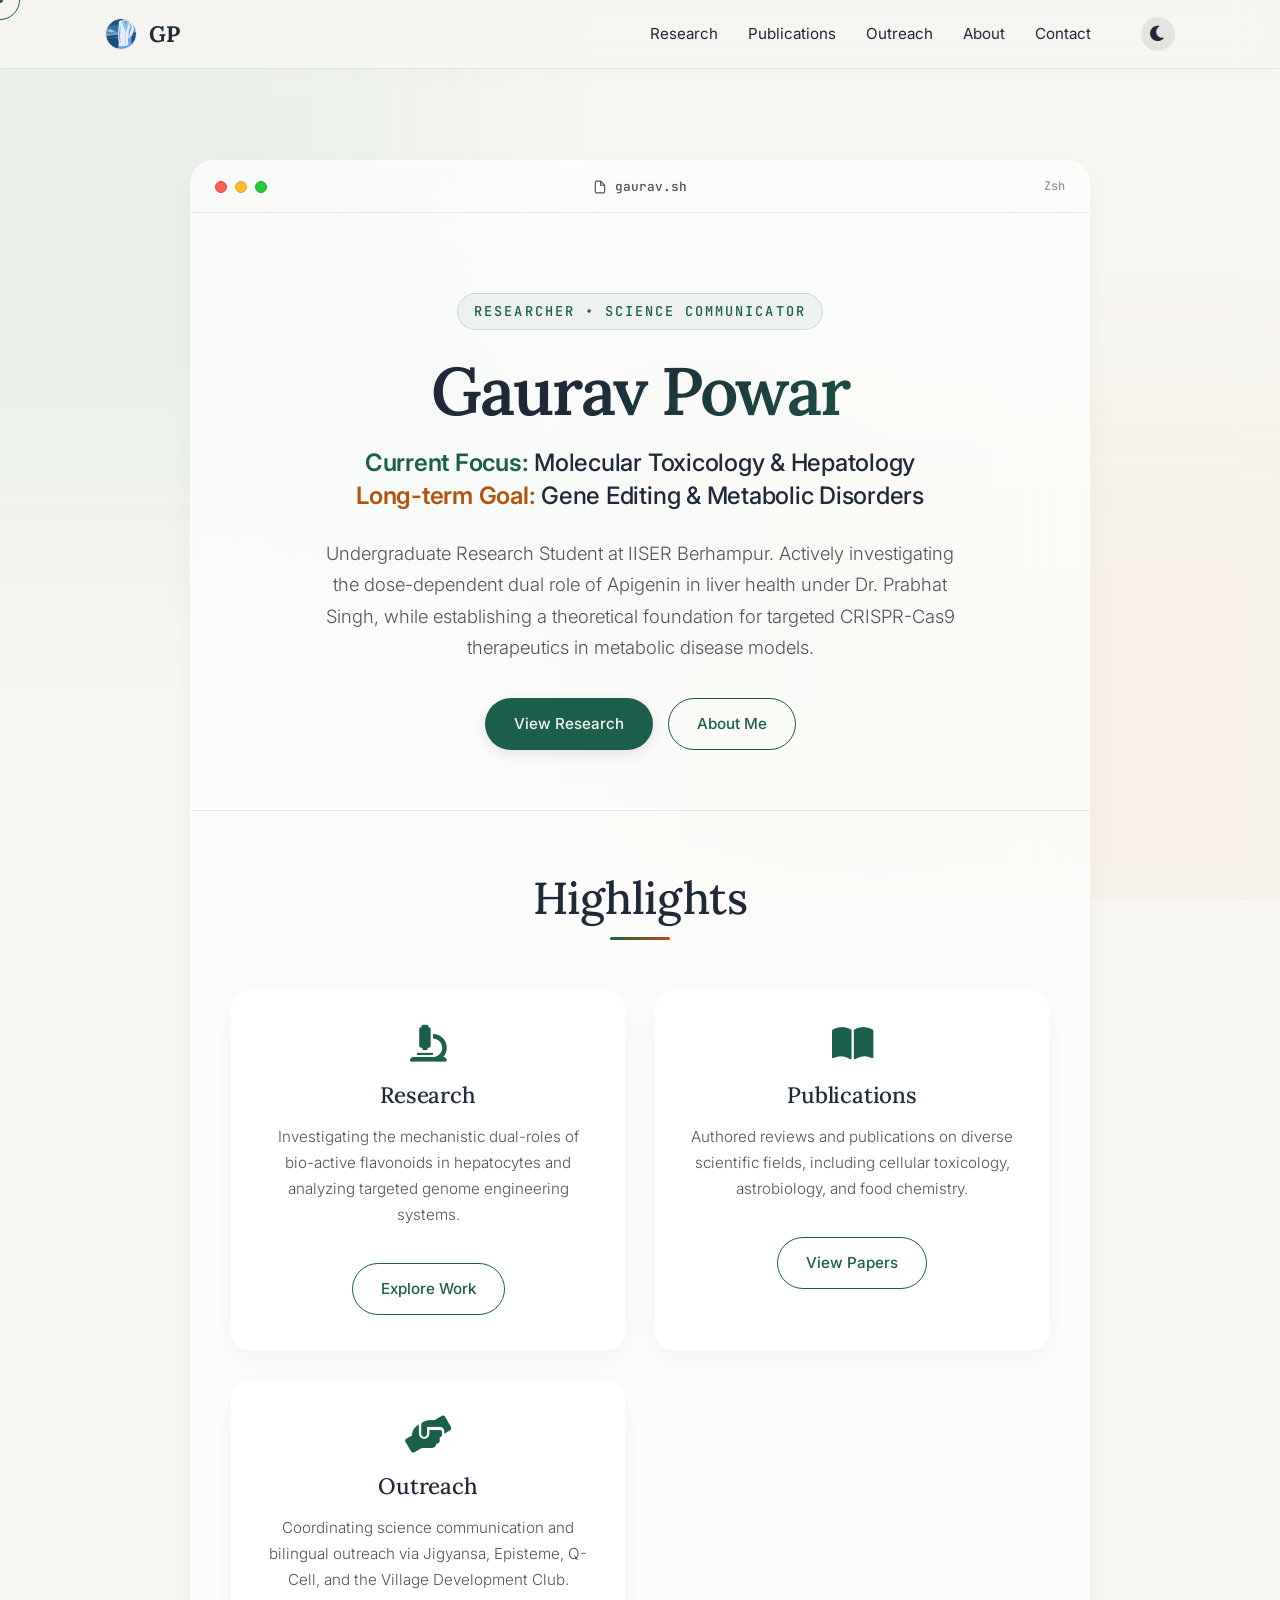
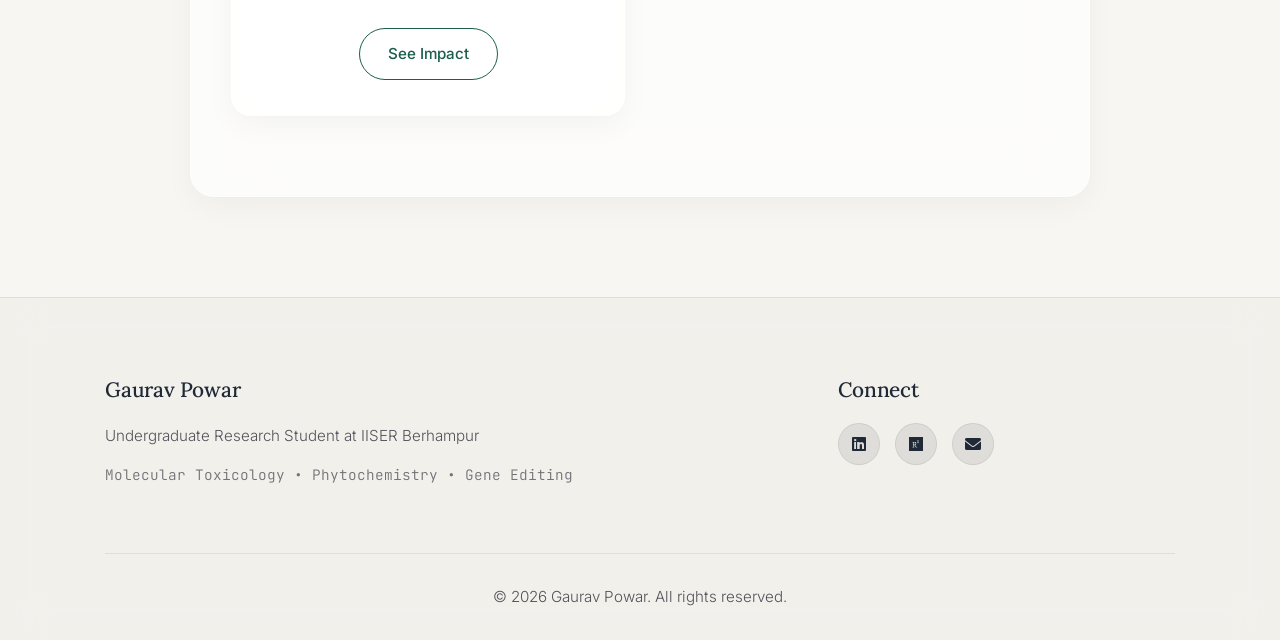
<file: index.html>
<!DOCTYPE html>
<html lang="en">
<head>
    <meta charset="UTF-8">
    <meta name="viewport" content="width=device-width, initial-scale=1.0">
    <title>Gaurav Powar | Research Portfolio</title>
    <link rel="stylesheet" href="css/style.css">
    <link rel="stylesheet" href="https://cdnjs.cloudflare.com/ajax/libs/font-awesome/6.0.0/css/all.min.css">
</head>
<body>
    <!-- Background Mesh Gradient -->
    <div class="bg-mesh">
        <div class="blob"></div>
    </div>

    <div id="navbar-placeholder"></div>

    <section style="padding: 120px 0 60px;">
        <div class="container">
            <div class="glass-window">
                <!-- Toolbar -->
                <div class="toolbar">
                    <div class="window-controls">
                        <div class="control-dot dot-close" onclick="window.location.href='index.html'"></div>
                        <div class="control-dot dot-min"></div>
                        <div class="control-dot dot-max"></div>
                    </div>
                    <div class="toolbar-center">
                        <svg width="14" height="14" viewBox="0 0 24 24" fill="none" stroke="currentColor" stroke-width="2"><path d="M13 2H6a2 2 0 0 0-2 2v16a2 2 0 0 0 2 2h12a2 2 0 0 0 2-2V9z"></path><polyline points="13 2 13 9 20 9"></polyline></svg>
                        gaurav.sh
                    </div>
                    <div class="toolbar-right">
                        <span style="font-family: var(--font-mono); font-size: 0.75rem; opacity: 0.6;">Zsh</span>
                    </div>
                </div>

                <!-- Window Content -->
                <div class="window-content" style="padding: 0;">
                    <!-- Hero Section -->
                    <header class="hero" style="height: auto; min-height: auto; padding: 80px 40px 60px; background: none; border-bottom: 1px solid var(--border-color);">
                        <div class="hero-content">
                            <span class="hero-tag">Researcher &bull; Science Communicator</span>
                            <h1>Gaurav Powar</h1>
                            <h2 style="font-size: 1.5rem; margin-bottom: 25px; font-weight: 500; font-family: var(--font-sans); color: var(--text-color); line-height: 1.4;">
                                <span style="color: var(--primary-color); font-weight: 600;">Current Focus:</span> Molecular Toxicology &amp; Hepatology<br>
                                <span style="color: var(--accent-color); font-weight: 600;">Long-term Goal:</span> Gene Editing &amp; Metabolic Disorders
                            </h2>
                            <p>Undergraduate Research Student at IISER Berhampur. Actively investigating the dose-dependent dual role of Apigenin in liver health under Dr. Prabhat Singh, while establishing a theoretical foundation for targeted CRISPR-Cas9 therapeutics in metabolic disease models.</p>
                            <div class="hero-buttons">
                                <a href="research.html" class="btn primary-btn">View Research</a>
                                <a href="about.html" class="btn secondary-btn">About Me</a>
                            </div>
                        </div>
                    </header>

                    <!-- Highlights Section -->
                    <section class="highlights" style="padding: 60px 40px 80px;">
                        <h2 class="page-title">Highlights</h2>
                        <div class="cards" style="margin-top: 20px;">
                            <div class="card glass-card">
                                <i class="fas fa-microscope"></i>
                                <h3>Research</h3>
                                <p>Investigating the mechanistic dual-roles of bio-active flavonoids in hepatocytes and analyzing targeted genome engineering systems.</p>
                                <a href="research.html" class="btn secondary-btn" style="margin-top:15px">Explore Work</a>
                            </div>
                            <div class="card glass-card">
                                <i class="fas fa-book-open"></i>
                                <h3>Publications</h3>
                                <p>Authored reviews and publications on diverse scientific fields, including cellular toxicology, astrobiology, and food chemistry.</p>
                                <a href="publications.html" class="btn secondary-btn" style="margin-top:15px">View Papers</a>
                            </div>
                            <div class="card glass-card">
                                <i class="fas fa-hands-helping"></i>
                                <h3>Outreach</h3>
                                <p>Coordinating science communication and bilingual outreach via Jigyansa, Episteme, Q-Cell, and the Village Development Club.</p>
                                <a href="outreach.html" class="btn secondary-btn" style="margin-top:15px">See Impact</a>
                            </div>
                        </div>
                    </section>
                </div>
            </div>
        </div>
    </section>

    <div id="footer-placeholder"></div>
    <script src="js/script.js"></script>
</body>
</html>
</file>
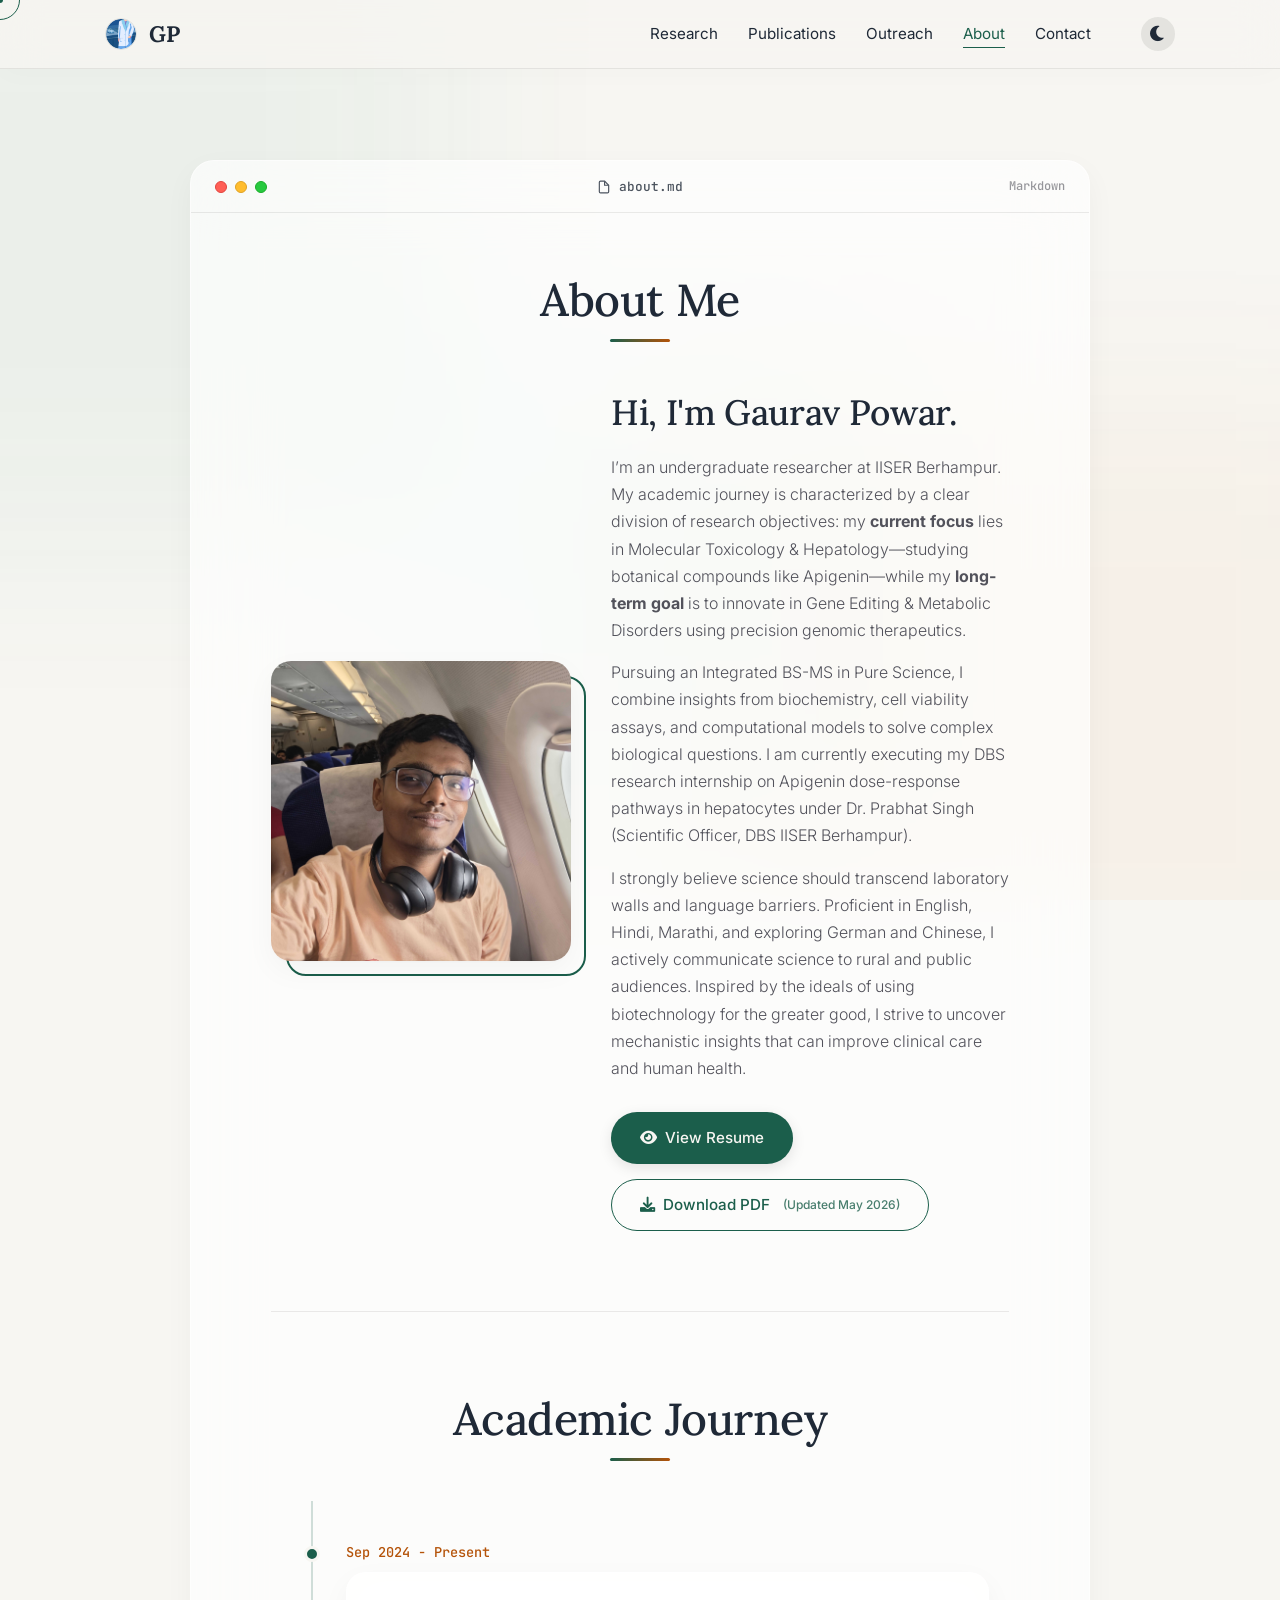
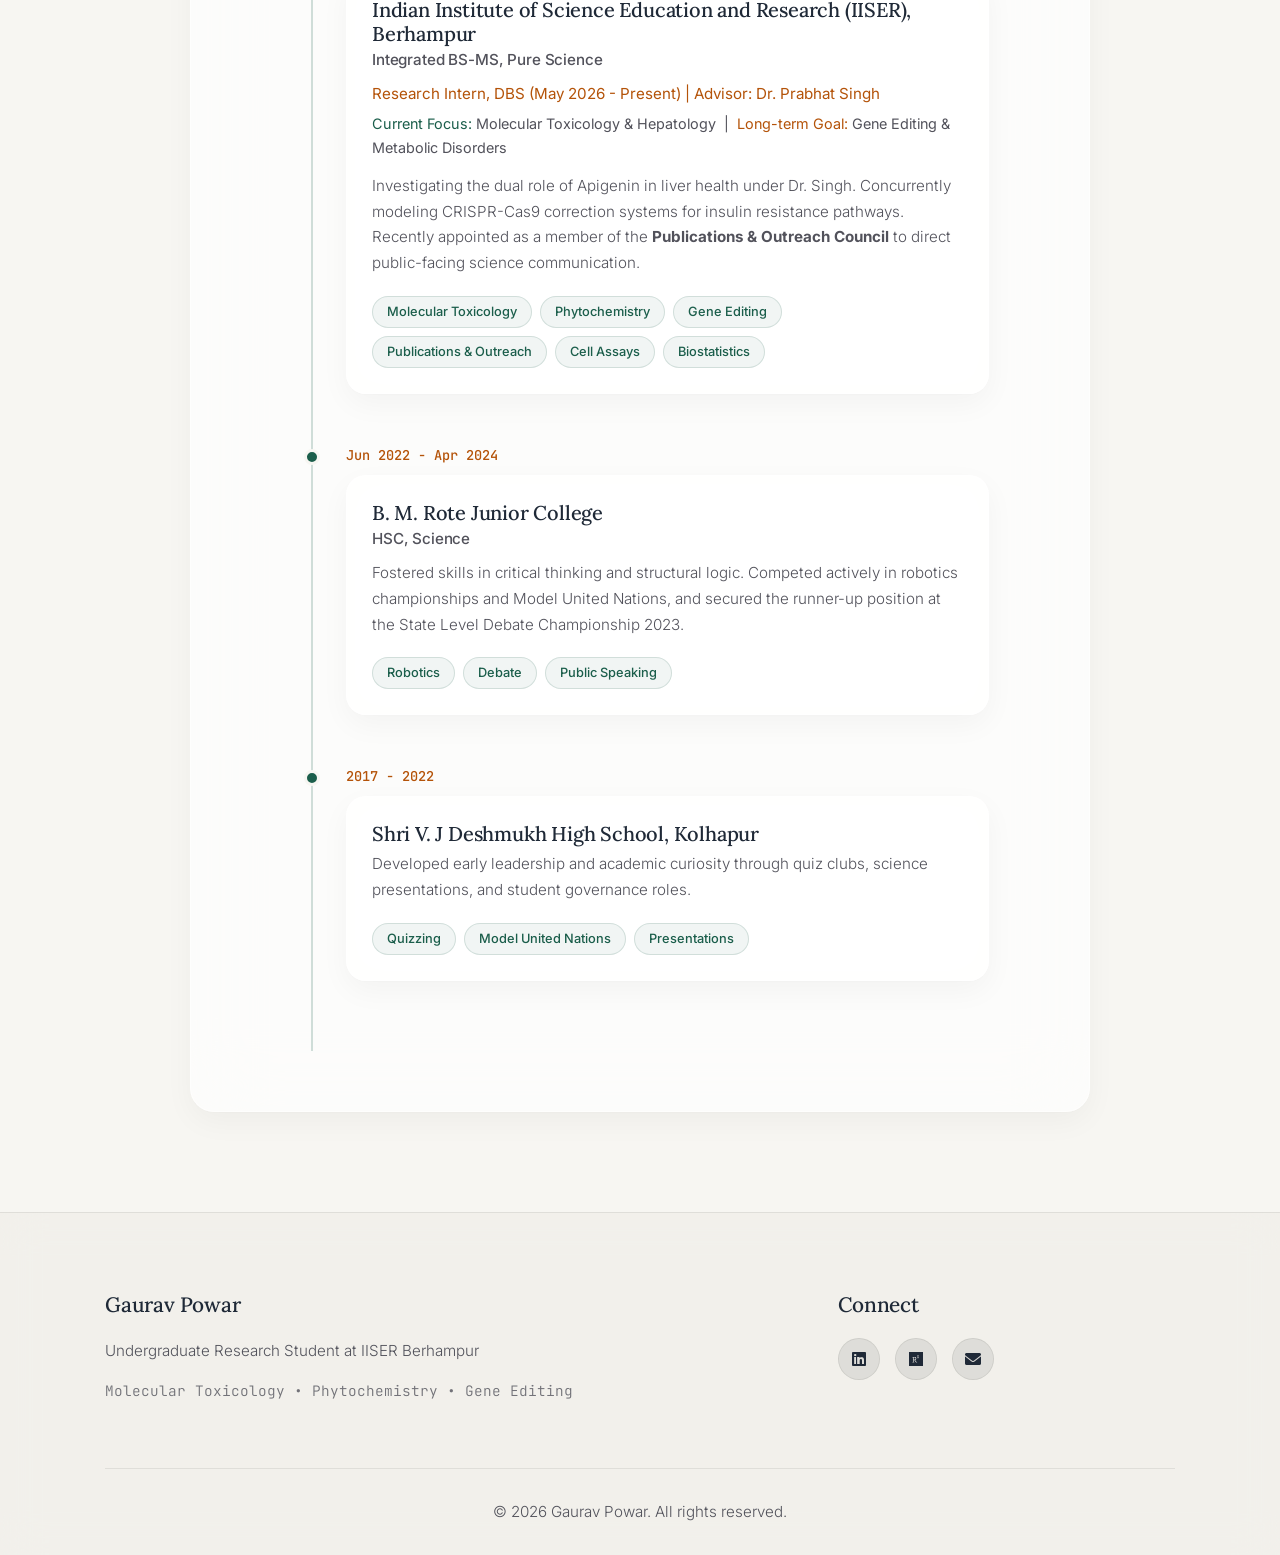
<file: about.html>
<!DOCTYPE html>
<html lang="en">
<head>
    <meta charset="UTF-8">
    <meta name="viewport" content="width=device-width, initial-scale=1.0">
    <title>About | Gaurav Powar</title>
    <link rel="stylesheet" href="css/style.css">
    <link rel="icon" href="img/favicon.png" type="image/png">
    <link rel="stylesheet" href="https://cdnjs.cloudflare.com/ajax/libs/font-awesome/6.0.0/css/all.min.css">
</head>
<body>
    <!-- Background Mesh Gradient -->
    <div class="bg-mesh">
        <div class="blob"></div>
    </div>

    <div id="navbar-placeholder"></div>

    <section style="padding: 120px 0 60px;">
        <div class="container">
            <div class="glass-window">
                <!-- Toolbar -->
                <div class="toolbar">
                    <div class="window-controls">
                        <div class="control-dot dot-close" onclick="window.location.href='index.html'"></div>
                        <div class="control-dot dot-min"></div>
                        <div class="control-dot dot-max"></div>
                    </div>
                    <div class="toolbar-center">
                        <svg width="14" height="14" viewBox="0 0 24 24" fill="none" stroke="currentColor" stroke-width="2"><path d="M13 2H6a2 2 0 0 0-2 2v16a2 2 0 0 0 2 2h12a2 2 0 0 0 2-2V9z"></path><polyline points="13 2 13 9 20 9"></polyline></svg>
                        about.md
                    </div>
                    <div class="toolbar-right">
                        <span style="font-family: var(--font-mono); font-size: 0.75rem; opacity: 0.6;">Markdown</span>
                    </div>
                </div>

                <!-- Window Content -->
                <div class="window-content">
                    <h1 class="page-title">About Me</h1>
                    
                    <div class="about-content" style="grid-template-columns: 1fr; gap: 40px; margin-bottom: 50px;">
                        <div style="display: flex; gap: 40px; align-items: center; flex-wrap: wrap;">
                            <div class="about-image" style="flex: 0 0 300px; max-width: 100%; margin: 0 auto;">
                                <img src="img/profile.jpg" alt="Gaurav Powar">
                            </div>
                            <div class="about-text" style="flex: 1; min-width: 300px;">
                                <h2>Hi, I'm Gaurav Powar.</h2>
                                <p>I’m an undergraduate researcher at IISER Berhampur. My academic journey is characterized by a clear division of research objectives: my <strong>current focus</strong> lies in Molecular Toxicology &amp; Hepatology—studying botanical compounds like Apigenin—while my <strong>long-term goal</strong> is to innovate in Gene Editing &amp; Metabolic Disorders using precision genomic therapeutics.</p>
                                
                                <p>Pursuing an Integrated BS-MS in Pure Science, I combine insights from biochemistry, cell viability assays, and computational models to solve complex biological questions. I am currently executing my DBS research internship on Apigenin dose-response pathways in hepatocytes under Dr. Prabhat Singh (Scientific Officer, DBS IISER Berhampur).</p>

                                <p>I strongly believe science should transcend laboratory walls and language barriers. Proficient in English, Hindi, Marathi, and exploring German and Chinese, I actively communicate science to rural and public audiences. Inspired by the ideals of using biotechnology for the greater good, I strive to uncover mechanistic insights that can improve clinical care and human health.</p>

                                <div class="download-resume" style="display: flex; gap: 15px; flex-wrap: wrap;">
                                    <a href="docs/CV.pdf" class="btn primary-btn"><i class="fas fa-eye"></i> View Resume</a>
                                    <a href="docs/CV.pdf" class="btn secondary-btn" download><i class="fas fa-download"></i> Download PDF <span style="font-size: 0.75rem; opacity: 0.8; margin-left: 5px;">(Updated May 2026)</span></a>
                                </div>
                            </div>
                        </div>
                    </div>

                    <div class="section-divider"></div>

                    <div class="timeline-container">
                        <h2 class="page-title" style="margin-bottom: 40px; border-bottom: none;">Academic Journey</h2>
                        <div class="timeline">
                            <div class="timeline-item">
                                <div class="timeline-dot"></div>
                                <div class="timeline-date">Sep 2024 - Present</div>
                                <div class="timeline-content glass-card">
                                    <h3>Indian Institute of Science Education and Research (IISER), Berhampur</h3>
                                    <h4>Integrated BS-MS, Pure Science</h4>
                                    <p style="font-weight: 400; color: var(--accent-color); margin-bottom: 5px;">Research Intern, DBS (May 2026 - Present) | Advisor: Dr. Prabhat Singh</p>
                                    <p style="font-size: 0.9rem; margin-bottom: 12px; font-weight: 400; color: var(--text-light);">
                                        <span style="color: var(--primary-color);">Current Focus:</span> Molecular Toxicology &amp; Hepatology &nbsp;|&nbsp; 
                                        <span style="color: var(--accent-color);">Long-term Goal:</span> Gene Editing &amp; Metabolic Disorders
                                    </p>
                                    <p>Investigating the dual role of Apigenin in liver health under Dr. Singh. Concurrently modeling CRISPR-Cas9 correction systems for insulin resistance pathways. Recently appointed as a member of the <strong>Publications &amp; Outreach Council</strong> to direct public-facing science communication.</p>
                                    <div class="skills-tags">
                                        <span>Molecular Toxicology</span>
                                        <span>Phytochemistry</span>
                                        <span>Gene Editing</span>
                                        <span>Publications &amp; Outreach</span>
                                        <span>Cell Assays</span>
                                        <span>Biostatistics</span>
                                    </div>
                                </div>
                            </div>
                            
                            <div class="timeline-item">
                                <div class="timeline-dot"></div>
                                <div class="timeline-date">Jun 2022 - Apr 2024</div>
                                <div class="timeline-content glass-card">
                                    <h3>B. M. Rote Junior College</h3>
                                    <h4>HSC, Science</h4>
                                    <p>Fostered skills in critical thinking and structural logic. Competed actively in robotics championships and Model United Nations, and secured the runner-up position at the State Level Debate Championship 2023.</p>
                                    <div class="skills-tags">
                                        <span>Robotics</span>
                                        <span>Debate</span>
                                        <span>Public Speaking</span>
                                    </div>
                                </div>
                            </div>
                            
                            <div class="timeline-item">
                                <div class="timeline-dot"></div>
                                <div class="timeline-date">2017 - 2022</div>
                                <div class="timeline-content glass-card">
                                    <h3>Shri V. J Deshmukh High School, Kolhapur</h3>
                                    <p>Developed early leadership and academic curiosity through quiz clubs, science presentations, and student governance roles.</p>
                                    <div class="skills-tags">
                                        <span>Quizzing</span>
                                        <span>Model United Nations</span>
                                        <span>Presentations</span>
                                    </div>
                                </div>
                            </div>
                        </div>
                    </div>
                </div>
            </div>
        </div>
    </section>

    <div id="footer-placeholder"></div>
    <script src="js/script.js"></script>
</body>
</html>
</file>
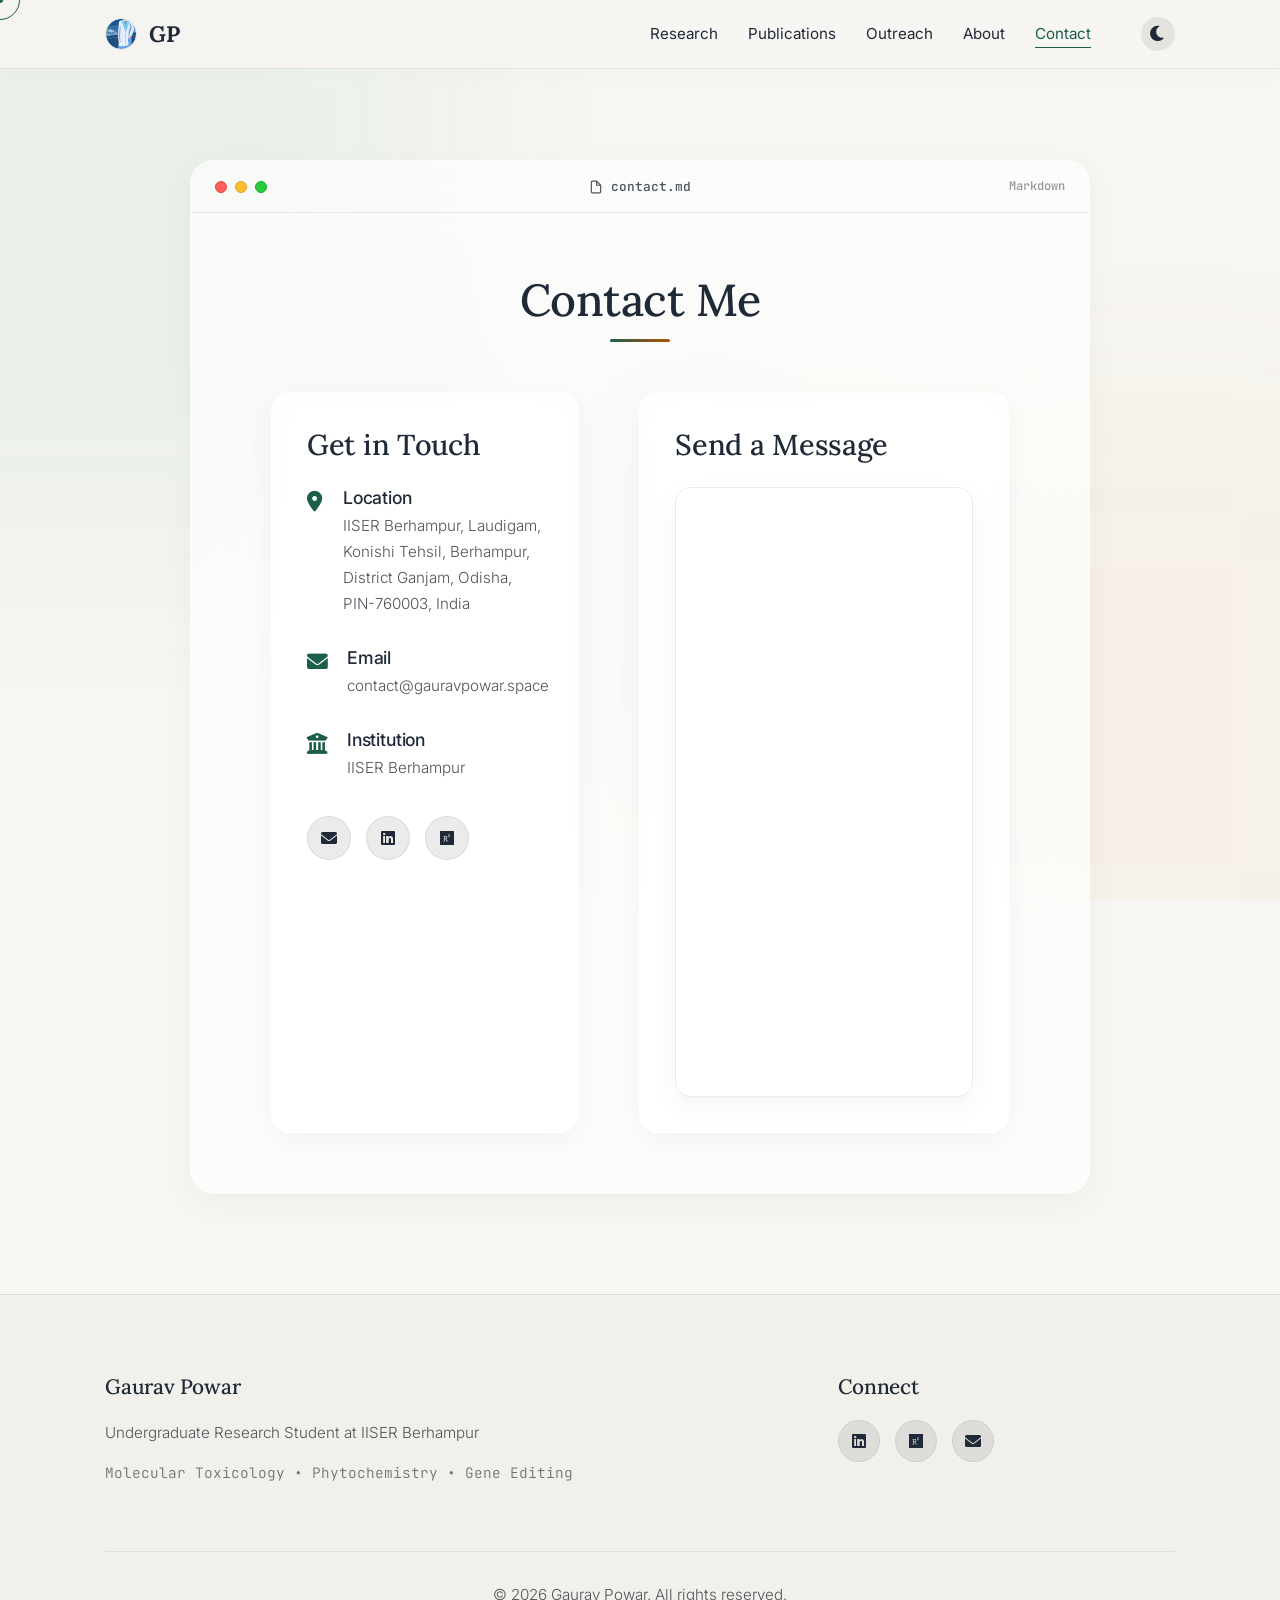
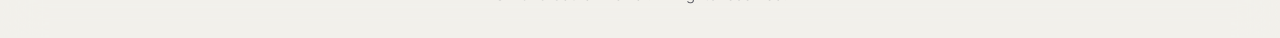
<file: contact.html>
<!DOCTYPE html>
<html lang="en">
<head>
    <meta charset="UTF-8">
    <meta name="viewport" content="width=device-width, initial-scale=1.0">
    <title>Contact | Gaurav Powar</title>
    <link rel="stylesheet" href="css/style.css">
    <link rel="icon" href="img/favicon.png" type="image/png">
    <link rel="stylesheet" href="https://cdnjs.cloudflare.com/ajax/libs/font-awesome/6.0.0/css/all.min.css">
</head>
<body>
    <!-- Background Mesh Gradient -->
    <div class="bg-mesh">
        <div class="blob"></div>
    </div>

    <div id="navbar-placeholder"></div>

    <section style="padding: 120px 0 60px;">
        <div class="container">
            <div class="glass-window">
                <!-- Toolbar -->
                <div class="toolbar">
                    <div class="window-controls">
                        <div class="control-dot dot-close" onclick="window.location.href='index.html'"></div>
                        <div class="control-dot dot-min"></div>
                        <div class="control-dot dot-max"></div>
                    </div>
                    <div class="toolbar-center">
                        <svg width="14" height="14" viewBox="0 0 24 24" fill="none" stroke="currentColor" stroke-width="2"><path d="M13 2H6a2 2 0 0 0-2 2v16a2 2 0 0 0 2 2h12a2 2 0 0 0 2-2V9z"></path><polyline points="13 2 13 9 20 9"></polyline></svg>
                        contact.md
                    </div>
                    <div class="toolbar-right">
                        <span style="font-family: var(--font-mono); font-size: 0.75rem; opacity: 0.6;">Markdown</span>
                    </div>
                </div>

                <!-- Window Content -->
                <div class="window-content">
                    <h1 class="page-title">Contact Me</h1>
                    
                    <div class="contact-content">
                        <div class="contact-info glass-card">
                            <h2>Get in Touch</h2>
                            <div class="contact-details">
                                <div class="contact-item">
                                    <i class="fas fa-map-marker-alt"></i>
                                    <div>
                                        <h3>Location</h3>
                                        <p>IISER Berhampur, Laudigam, Konishi Tehsil, Berhampur, District Ganjam, Odisha, PIN-760003, India</p>
                                    </div>
                                </div>
                                <div class="contact-item">
                                    <i class="fas fa-envelope"></i>
                                    <div>
                                        <h3>Email</h3>
                                        <p>contact@gauravpowar.space</p>
                                    </div>
                                </div>
                                <div class="contact-item">
                                    <i class="fas fa-university"></i>
                                    <div>
                                        <h3>Institution</h3>
                                        <p>IISER Berhampur</p>
                                    </div>
                                </div>
                            </div>
                            <div class="social-links">
                                <a href="mailto:contact@gauravpowar.space" class="email-link" title="Email Me"><i class="fas fa-envelope"></i></a>
                                <a href="https://www.linkedin.com/in/gauravpowarin/" target="_blank" rel="noopener noreferrer" title="LinkedIn"><i class="fab fa-linkedin"></i></a>
                                <a href="https://www.researchgate.net/profile/Gaurav-Powar/" target="_blank" rel="noopener noreferrer" title="ResearchGate"><i class="fa-brands fa-researchgate"></i></a>
                            </div>
                        </div>

                        <div class="contact-form glass-card">
                            <h2>Send a Message</h2>
                            <div class="google-form-container">
                                <iframe src="https://docs.google.com/forms/d/e/1FAIpQLScwuGYb8c_5iQ0y1SG61SpRVTEw2Hp7utYQOSHD0mhFDaBPlQ/viewform?embedded=true" 
                                    width="100%" height="600" frameborder="0" marginheight="0" marginwidth="0" style="background: transparent;">Loading…</iframe>
                            </div>
                        </div>
                    </div>
                </div>
            </div>
        </div>
    </section>

    <div id="footer-placeholder"></div>
    <script src="js/script.js"></script>
</body>
</html>
</file>
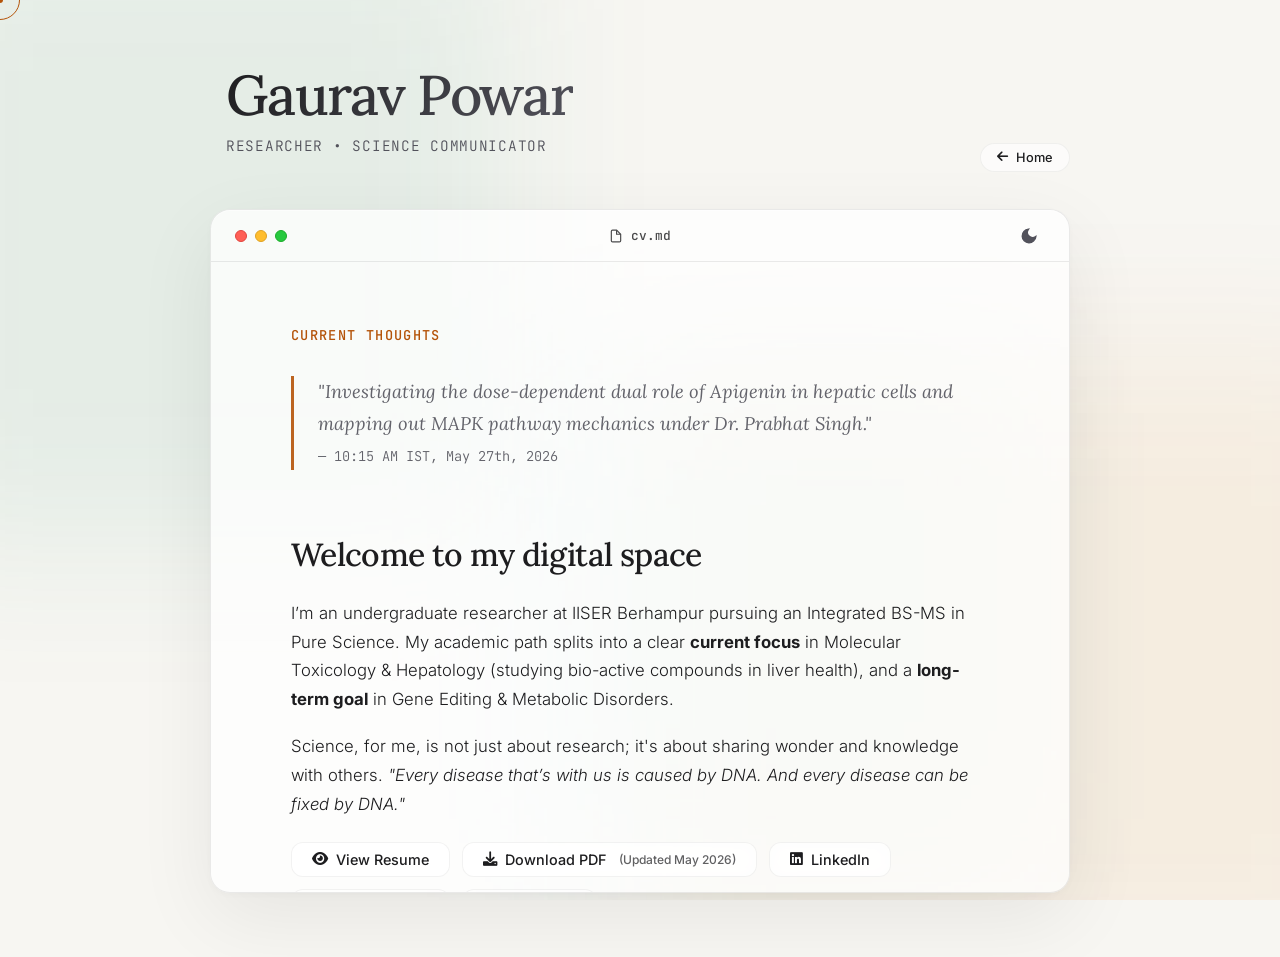
<file: cv.html>
<!DOCTYPE html>
<html lang="en">
<head>
    <meta charset="UTF-8">
    <meta name="viewport" content="width=device-width, initial-scale=1.0">
    <title>Gaurav Powar - Digital CV</title>
    <link rel="preconnect" href="https://fonts.googleapis.com">
    <link rel="preconnect" href="https://fonts.gstatic.com" crossorigin>
    <link href="https://fonts.googleapis.com/css2?family=Inter:wght@300;400;500;600&family=Lora:ital,wght@0,400;0,500;0,600;1,400;1,500&family=JetBrains+Mono:wght@400;500&display=swap" rel="stylesheet">
    <link rel="stylesheet" href="https://cdnjs.cloudflare.com/ajax/libs/font-awesome/6.0.0/css/all.min.css">
    <style>
        :root {
            /* Light Mode Variables */
            --bg-color: #f7f6f2;
            --window-bg: rgba(255, 255, 255, 0.75);
            --window-border: rgba(255, 255, 255, 0.5);
            --text-main: #1d1d1f;
            --text-muted: #52525b;
            --border-color: rgba(0, 0, 0, 0.08);
            --accent: #b45309;
            --accent-hover: #d97706;
            --pill-bg: rgba(255, 255, 255, 0.6);
            --pill-border: rgba(0, 0, 0, 0.05);
            --pill-hover-bg: rgba(0, 0, 0, 0.04);
            --link-color: #1d1d1f;
            --mesh-color-1: rgba(44, 140, 111, 0.15);
            --mesh-color-2: rgba(217, 119, 6, 0.12);
            --mesh-color-3: rgba(6, 182, 212, 0.1);
            
            /* Typography */
            --font-serif: 'Lora', serif;
            --font-sans: 'Inter', sans-serif;
            --font-mono: 'JetBrains Mono', monospace;
        }

        [data-theme="dark"] {
            /* Dark Mode Variables */
            --bg-color: #08090c;
            --window-bg: rgba(18, 22, 31, 0.65);
            --window-border: rgba(255, 255, 255, 0.08);
            --text-main: #f3f4f6;
            --text-muted: #a1a1aa;
            --border-color: rgba(255, 255, 255, 0.1);
            --accent: #f59e0b;
            --accent-hover: #fcd34d;
            --pill-bg: rgba(255, 255, 255, 0.05);
            --pill-border: rgba(255, 255, 255, 0.1);
            --pill-hover-bg: rgba(255, 255, 255, 0.1);
            --link-color: #f3f4f6;
            --mesh-color-1: rgba(86, 171, 145, 0.25);
            --mesh-color-2: rgba(245, 158, 11, 0.18);
            --mesh-color-3: rgba(6, 182, 212, 0.15);
        }

        * {
            box-sizing: border-box;
            margin: 0;
            padding: 0;
        }

        body {
            background-color: var(--bg-color);
            color: var(--text-main);
            font-family: var(--font-sans);
            display: flex;
            justify-content: center;
            align-items: center;
            min-height: 100vh;
            padding: 4rem 2rem;
            transition: background-color 0.6s cubic-bezier(0.22, 1, 0.36, 1), color 0.6s cubic-bezier(0.22, 1, 0.36, 1);
            position: relative;
            font-size: 16px;
            overflow-x: hidden;
            -webkit-font-smoothing: antialiased;
        }

        /* Animated Mesh Gradient Background */
        .bg-mesh {
            position: fixed;
            top: 0; left: 0; right: 0; bottom: 0;
            z-index: 0;
            overflow: hidden;
            background-color: var(--bg-color);
            transition: background-color 0.6s ease;
        }

        .bg-mesh::before, .bg-mesh::after, .bg-mesh .blob {
            content: '';
            position: absolute;
            filter: blur(80px);
            opacity: 0.6;
            animation: float 20s infinite ease-in-out alternate;
            transition: background-color 0.6s ease;
        }

        .bg-mesh::before {
            top: -10%; left: -10%;
            width: 50vw; height: 50vw;
            background: var(--mesh-color-1);
            animation-delay: 0s;
        }

        .bg-mesh::after {
            bottom: -10%; right: -10%;
            width: 60vw; height: 50vw;
            background: var(--mesh-color-2);
            animation-delay: -5s;
        }

        .bg-mesh .blob {
            top: 40%; left: 40%;
            width: 40vw; height: 40vw;
            background: var(--mesh-color-3);
            animation-delay: -10s;
        }

        @keyframes float {
            0% { transform: translate(0, 0) scale(1); }
            33% { transform: translate(5%, 10%) scale(1.1); }
            66% { transform: translate(-5%, 5%) scale(0.9); }
            100% { transform: translate(0, -10%) scale(1); }
        }

        .wrapper {
            position: relative;
            z-index: 5;
            width: 100%;
            max-width: 860px;
            animation: fadeIn 1s ease-out forwards;
        }

        @keyframes fadeIn {
            from { opacity: 0; transform: translateY(20px); }
            to { opacity: 1; transform: translateY(0); }
        }

        /* Hero Text */
        .floating-header {
            margin-bottom: 2rem;
            padding-left: 1rem;
            animation: slideIn 1s cubic-bezier(0.22, 1, 0.36, 1) 0.2s forwards;
            opacity: 0;
            transform: translateX(-20px);
        }

        @keyframes slideIn {
            to { opacity: 1; transform: translateX(0); }
        }

        .floating-header h1 {
            font-family: var(--font-serif);
            font-size: 3.5rem;
            font-weight: 500;
            letter-spacing: -0.03em;
            line-height: 1.1;
            margin-bottom: 0.5rem;
            background: linear-gradient(135deg, var(--text-main), var(--text-muted));
            -webkit-background-clip: text;
            -webkit-text-fill-color: transparent;
        }

        .floating-header p {
            font-family: var(--font-mono);
            font-size: 0.9rem;
            color: var(--text-muted);
            letter-spacing: 0.05em;
            text-transform: uppercase;
        }

        /* Glassmorphic Window */
        .cv-window {
            background-color: var(--window-bg);
            backdrop-filter: blur(40px);
            -webkit-backdrop-filter: blur(40px);
            width: 100%;
            border-radius: 20px;
            box-shadow: 
                0 25px 80px rgba(0,0,0,0.07), 
                0 2px 10px rgba(0,0,0,0.03),
                inset 0 1px 0 var(--window-border);
            border: 1px solid var(--border-color);
            display: flex;
            flex-direction: column;
            overflow: hidden;
            transition: all 0.6s cubic-bezier(0.22, 1, 0.36, 1);
        }

        /* Toolbar */
        .toolbar {
            height: 52px;
            border-bottom: 1px solid var(--border-color);
            display: flex;
            align-items: center;
            padding: 0 1.5rem;
            font-family: var(--font-sans);
            font-size: 0.85rem;
            font-weight: 500;
            color: var(--text-muted);
            justify-content: space-between;
            background: rgba(255,255,255,0.02);
        }

        .window-controls {
            display: flex;
            gap: 8px;
            width: 100px;
        }

        .control-dot {
            width: 12px;
            height: 12px;
            border-radius: 50%;
            transition: transform 0.2s ease;
        }

        .window-controls:hover .control-dot {
            transform: scale(1.1);
        }

        .dot-close { background-color: #ff5f56; border: 1px solid #e0443e; }
        .dot-min { background-color: #ffbd2e; border: 1px solid #dea123; }
        .dot-max { background-color: #27c93f; border: 1px solid #1aab29; }

        .toolbar-center {
            display: flex;
            align-items: center;
            gap: 0.5rem;
            color: var(--text-main);
            opacity: 0.8;
            font-family: var(--font-mono);
            font-size: 0.8rem;
        }

        .toolbar-right {
            display: flex;
            justify-content: flex-end;
            align-items: center;
            width: 100px;
        }

        .icon-btn {
            background: none;
            border: none;
            color: var(--text-muted);
            cursor: pointer;
            width: 32px;
            height: 32px;
            border-radius: 50%;
            display: flex;
            align-items: center;
            justify-content: center;
            transition: all 0.2s;
        }

        .icon-btn:hover {
            color: var(--text-main);
            background: var(--pill-hover-bg);
            transform: rotate(15deg);
        }

        .icon-btn svg {
            width: 18px;
            height: 18px;
            fill: currentColor;
        }

        /* Content Area */
        .content {
            padding: 4rem 5rem;
            max-height: 70vh;
            overflow-y: auto;
            scroll-behavior: smooth;
        }

        .content::-webkit-scrollbar {
            width: 8px;
        }
        .content::-webkit-scrollbar-track {
            background: transparent;
            margin: 10px 0;
        }
        .content::-webkit-scrollbar-thumb {
            background: var(--border-color);
            border-radius: 10px;
        }
        .content::-webkit-scrollbar-thumb:hover {
            background: var(--text-muted);
        }

        /* Typography Hierarchy */
        section {
            margin-bottom: 4rem;
            position: relative;
        }

        h2 {
            font-family: var(--font-serif);
            font-size: 2rem;
            font-weight: 500;
            margin-bottom: 1.5rem;
            color: var(--text-main);
            letter-spacing: -0.02em;
        }

        h3 {
            font-family: var(--font-sans);
            font-size: 1.15rem;
            font-weight: 600;
            margin-bottom: 0.8rem;
            color: var(--text-main);
            letter-spacing: -0.01em;
        }

        h4 {
            font-size: 0.85rem;
            font-family: var(--font-mono);
            font-weight: 500;
            margin-bottom: 0.8rem;
            color: var(--accent);
            text-transform: uppercase;
            letter-spacing: 0.1em;
        }

        p {
            line-height: 1.7;
            margin-bottom: 1.2rem;
            color: var(--text-main);
            font-weight: 300;
            font-size: 1.05rem;
        }

        .note-text {
            font-family: var(--font-serif);
            font-style: italic;
            color: var(--text-muted);
            font-size: 1.15rem;
            border-left: 3px solid var(--accent);
            padding-left: 1.5rem;
            margin: 2rem 0;
            opacity: 0.9;
        }

        /* Links & Interactive Elements */
        a {
            color: var(--link-color);
            text-decoration: none;
            border-bottom: 1px solid var(--accent);
            transition: all 0.3s ease;
        }

        a:hover {
            color: var(--accent);
            border-bottom-color: transparent;
        }

        .pill-container {
            display: flex;
            flex-wrap: wrap;
            gap: 12px;
            margin-top: 1.5rem;
        }

        .pill {
            display: inline-flex;
            align-items: center;
            gap: 8px;
            padding: 8px 20px;
            background-color: var(--pill-bg);
            border: 1px solid var(--pill-border);
            border-radius: 12px;
            font-family: var(--font-sans);
            font-weight: 500;
            font-size: 0.9rem;
            color: var(--text-main);
            text-decoration: none;
            transition: all 0.3s cubic-bezier(0.25, 0.8, 0.25, 1);
            backdrop-filter: blur(10px);
            -webkit-backdrop-filter: blur(10px);
        }

        .pill:hover {
            background-color: var(--pill-hover-bg);
            border-color: var(--text-muted);
            transform: translateY(-2px);
            box-shadow: 0 4px 12px rgba(0,0,0,0.05);
        }

        /* Experience Timeline */
        .timeline-item {
            display: flex;
            gap: 2rem;
            margin-bottom: 2.5rem;
            position: relative;
            padding: 1.5rem;
            border-radius: 16px;
            background: rgba(255,255,255,0.03);
            border: 1px solid transparent;
            transition: all 0.3s ease;
        }
        
        .timeline-item:hover {
            background: var(--pill-bg);
            border-color: var(--border-color);
            transform: translateX(4px);
        }

        .time-col {
            min-width: 140px;
            font-family: var(--font-mono);
            font-size: 0.85rem;
            color: var(--text-muted);
            padding-top: 4px;
        }

        .desc-col h5 {
            font-size: 1.1rem;
            font-weight: 500;
            margin-bottom: 0.3rem;
            color: var(--text-main);
        }

        .desc-col .subtitle {
            color: var(--accent);
            font-size: 0.9rem;
            font-weight: 500;
            margin-bottom: 0.8rem;
        }

        .desc-col p {
            color: var(--text-muted);
            margin-bottom: 0;
            font-size: 0.95rem;
        }

        /* Input Mockup */
        .interactive-box {
            border: 1px solid var(--border-color);
            padding: 1rem 1.5rem;
            border-radius: 12px;
            font-family: var(--font-mono);
            font-size: 0.9rem;
            color: var(--text-muted);
            background: rgba(0,0,0,0.02);
            margin-top: 2rem;
            display: flex;
            align-items: center;
            box-shadow: inset 0 2px 4px rgba(0,0,0,0.02);
            transition: border-color 0.3s;
        }
        
        .interactive-box:hover {
            border-color: var(--text-muted);
        }

        .blinking-cursor {
            display: inline-block;
            width: 8px;
            height: 16px;
            background-color: var(--accent);
            animation: blink 1.2s step-end infinite;
            margin-left: 6px;
        }

        @keyframes blink { 
            50% { opacity: 0; } 
        }

        /* Responsive */
        @media (max-width: 768px) {
            body { padding: 2rem 1rem; }
            .floating-header {
                flex-direction: column;
                align-items: flex-start !important;
                gap: 1rem;
            }
            .floating-header h1 { font-size: 2.5rem; }
            .content { padding: 2rem; }
            .timeline-item {
                flex-direction: column;
                gap: 0.8rem;
            }
            .time-col { padding-top: 0; }
        }

        /* Custom Cursor Styling (Premium Desktop Only) */
        .custom-cursor-dot, .custom-cursor-outline {
            display: none;
        }

        @media (hover: hover) and (pointer: fine) {
            body, a, button, select, input, textarea, .pill, .control-dot, .btn, .timeline-item, .card {
                cursor: none !important;
            }
            
            .custom-cursor-dot, .custom-cursor-outline {
                position: fixed;
                pointer-events: none;
                z-index: 999999;
                border-radius: 50%;
                display: block;
                transition: width 0.25s cubic-bezier(0.25, 0.8, 0.25, 1), 
                            height 0.25s cubic-bezier(0.25, 0.8, 0.25, 1), 
                            top 0.25s cubic-bezier(0.25, 0.8, 0.25, 1), 
                            left 0.25s cubic-bezier(0.25, 0.8, 0.25, 1), 
                            background-color 0.25s ease, 
                            border-color 0.25s ease;
            }
            
            .custom-cursor-dot {
                width: 6px;
                height: 6px;
                top: -3px;
                left: -3px;
                background-color: var(--accent); /* CV accent color */
            }
            
            .custom-cursor-outline {
                width: 40px;
                height: 40px;
                top: -20px;
                left: -20px;
                border: 1px solid var(--accent);
                background-color: transparent;
            }
            
            .custom-cursor-dot.hovering {
                width: 0px;
                height: 0px;
                top: 0px;
                left: 0px;
            }
            
            .custom-cursor-outline.hovering {
                width: 56px;
                height: 56px;
                top: -28px;
                left: -28px;
                border-color: var(--accent);
                background-color: rgba(245, 158, 11, 0.08); /* Warm amber trail glow */
                box-shadow: 0 0 15px rgba(245, 158, 11, 0.15);
            }
        }
    </style>
</head>
<body>

    <div class="bg-mesh">
        <div class="blob"></div>
    </div>

    <div class="wrapper">
        <div class="floating-header" style="display: flex; justify-content: space-between; align-items: flex-end;">
            <div>
                <h1>Gaurav Powar</h1>
                <p>Researcher &bull; Science Communicator</p>
            </div>
            <a href="index.html" class="pill" style="margin-bottom: 5px; border-radius: 30px; font-size: 0.8rem; padding: 6px 16px;"><i class="fas fa-arrow-left"></i> Home</a>
        </div>

        <div class="cv-window">
            <!-- Toolbar -->
            <div class="toolbar">
                <div class="window-controls">
                    <div class="control-dot dot-close" onclick="window.location.href='index.html'"></div>
                    <div class="control-dot dot-min"></div>
                    <div class="control-dot dot-max"></div>
                </div>
                
                <div class="toolbar-center">
                    <svg width="14" height="14" viewBox="0 0 24 24" fill="none" stroke="currentColor" stroke-width="2"><path d="M13 2H6a2 2 0 0 0-2 2v16a2 2 0 0 0 2 2h12a2 2 0 0 0 2-2V9z"></path><polyline points="13 2 13 9 20 9"></polyline></svg>
                    cv.md
                </div>

                <div class="toolbar-right">
                    <button class="icon-btn" id="theme-btn" aria-label="Toggle Theme">
                        <!-- Theme Icon -->
                        <svg id="moon-icon" viewBox="0 0 24 24" stroke="currentColor" stroke-width="2" fill="none">
                            <path d="M21 12.79A9 9 0 1 1 11.21 3 7 7 0 0 0 21 12.79z"></path>
                        </svg>
                        <svg id="sun-icon" viewBox="0 0 24 24" stroke="currentColor" stroke-width="2" fill="none" style="display: none;">
                            <circle cx="12" cy="12" r="5"></circle>
                            <line x1="12" y1="1" x2="12" y2="3"></line>
                            <line x1="12" y1="21" x2="12" y2="23"></line>
                            <line x1="4.22" y1="4.22" x2="5.64" y2="5.64"></line>
                            <line x1="18.36" y1="18.36" x2="19.78" y2="19.78"></line>
                            <line x1="1" y1="12" x2="3" y2="12"></line>
                            <line x1="21" y1="12" x2="23" y2="12"></line>
                            <line x1="4.22" y1="19.78" x2="5.64" y2="18.36"></line>
                            <line x1="18.36" y1="5.64" x2="19.78" y2="4.22"></line>
                        </svg>
                    </button>
                </div>
            </div>

            <!-- Content Area -->
            <div class="content">
                
                <section>
                    <h4>Current Thoughts</h4>
                    <p class="note-text">"Investigating the dose-dependent dual role of Apigenin in hepatic cells and mapping out MAPK pathway mechanics under Dr. Prabhat Singh."<br><span style="font-size: 0.85rem; font-family: var(--font-mono); font-style: normal;">— 10:15 AM IST, May 27th, 2026</span></p>
                </section>

                <section>
                    <h2>Welcome to my digital space</h2>
                    <p>I’m an undergraduate researcher at IISER Berhampur pursuing an Integrated BS-MS in Pure Science. My academic path splits into a clear <strong>current focus</strong> in Molecular Toxicology &amp; Hepatology (studying bio-active compounds in liver health), and a <strong>long-term goal</strong> in Gene Editing &amp; Metabolic Disorders.</p>
                    <p>Science, for me, is not just about research; it's about sharing wonder and knowledge with others. <em>"Every disease that’s with us is caused by DNA. And every disease can be fixed by DNA."</em></p>
                    
                    <div class="pill-container">
                        <a href="docs/CV.pdf" class="pill"><i class="fas fa-eye"></i> View Resume</a>
                        <a href="docs/CV.pdf" class="pill" download><i class="fas fa-download"></i> Download PDF <span style="font-size: 0.75rem; opacity: 0.7; margin-left: 5px;">(Updated May 2026)</span></a>
                        <a href="https://www.linkedin.com/in/gauravpowarin/" class="pill" target="_blank"><i class="fab fa-linkedin"></i> LinkedIn</a>
                        <a href="https://www.researchgate.net/profile/Gaurav-Powar/" class="pill" target="_blank"><i class="fa-brands fa-researchgate"></i> ResearchGate</a>
                        <a href="mailto:contact@gauravpowar.space" class="pill"><i class="fas fa-envelope"></i> Reach Out</a>
                    </div>
                </section>

                <section>
                    <h2>Education & Research</h2>
                    
                    <div class="timeline-item">
                        <div class="time-col">May '26 — Present</div>
                        <div class="desc-col">
                             <h5>Research Intern, DBS</h5>
                             <p class="subtitle">IISER Berhampur</p>
                             <p>Investigating the "Dual Role of Apigenin in Liver Health: Elucidating Hepatoprotective versus Hepatotoxic Effects through Mechanistic Pathways" under the supervision of Dr. Prabhat Singh (Scientific Officer).</p>
                        </div>
                    </div>

                    <div class="timeline-item">
                        <div class="time-col">Dec '25 — Feb '26</div>
                        <div class="desc-col">
                             <h5>Project Research Intern</h5>
                             <p class="subtitle">ICMR-National Institute of Epidemiology, Chennai</p>
                             <p>Collaborated under Dr. Joshua Chadwick in the Non-Communicable Disease division. Analyzed biostatistics models for POCT devices and diabetes epidemiology.</p>
                        </div>
                    </div>

                    <div class="timeline-item">
                        <div class="time-col">May '25 — Jun '25</div>
                        <div class="desc-col">
                             <h5>Clinical Research Observer</h5>
                             <p class="subtitle">Excel Endocrine Centre, Kolhapur</p>
                             <p>Observed complex endocrine case files and documented gestational and type 2 diabetes cohorts.</p>
                        </div>
                    </div>

                    <div class="timeline-item">
                        <div class="time-col">Sep '24 — Present</div>
                        <div class="desc-col">
                            <h5>Integrated BS-MS, Pure Science</h5>
                            <p class="subtitle">IISER Berhampur</p>
                            <p>Currently pursuing an integrated degree. Exploring interdisciplinary science at the intersection of biochemistry, metabolic modeling, and molecular toxicology.</p>
                        </div>
                    </div>

                    <div class="timeline-item">
                        <div class="time-col">Jun '22 — Apr '24</div>
                        <div class="desc-col">
                            <h5>HSC, Science</h5>
                            <p class="subtitle">B.M. Rote Junior College</p>
                            <p>State level debate championship runner-up 2023. Model United Nations and robotics competitor.</p>
                        </div>
                    </div>
                </section>

                <section>
                    <h2>Outreach & Leadership</h2>
                    
                    <div class="timeline-item">
                        <div class="time-col">May '26 — Present</div>
                        <div class="desc-col">
                            <h5>Publications &amp; Outreach Council</h5>
                            <p class="subtitle">IISER Berhampur</p>
                            <p>Appointed as a member of the council, directing scientific publication reviews and coordinating digital outreach strategy to publicize science discoveries.</p>
                        </div>
                    </div>

                    <div class="timeline-item">
                        <div class="time-col">Sep '24 — Present</div>
                        <div class="desc-col">
                            <h5>Jigyansa, Episteme &amp; VDAC</h5>
                            <p class="subtitle">Science Communication &amp; Development</p>
                            <p>Passionate about making science accessible and breaking language barriers. Coordinating bilingual proofreading (English/Odia) and running magazine social media channels.</p>
                        </div>
                    </div>
                </section>

                <section>
                    <div class="interactive-box">
                        Type to explore research models... <span class="blinking-cursor"></span>
                    </div>
                </section>
                
            </div>
        </div>
    </div>

    <script>
        const themeBtn = document.getElementById('theme-btn');
        const root = document.documentElement;
        const moonIcon = document.getElementById('moon-icon');
        const sunIcon = document.getElementById('sun-icon');
        
        // Ensure smooth transition only after initial load to prevent flashing
        setTimeout(() => {
            document.body.style.transition = 'background-color 0.6s cubic-bezier(0.22, 1, 0.36, 1), color 0.6s cubic-bezier(0.22, 1, 0.36, 1)';
        }, 100);

        const currentTheme = localStorage.getItem('theme');
        if (currentTheme) {
            root.setAttribute('data-theme', currentTheme);
            if(currentTheme === 'dark') {
                moonIcon.style.display = 'none';
                sunIcon.style.display = 'block';
            }
        }

        themeBtn.addEventListener('click', () => {
            const current = root.getAttribute('data-theme');
            let targetTheme = 'light';
            
            if (current !== 'dark') {
                targetTheme = 'dark';
                moonIcon.style.display = 'none';
                sunIcon.style.display = 'block';
            } else {
                sunIcon.style.display = 'none';
                moonIcon.style.display = 'block';
            }

            root.setAttribute('data-theme', targetTheme);
            localStorage.setItem('theme', targetTheme);
        });

        // ==========================================================================
        // Custom Cursor Setup (Premium Desktop Only)
        // ==========================================================================
        if (window.matchMedia('(hover: hover) and (pointer: fine)').matches) {
            const dot = document.createElement('div');
            const outline = document.createElement('div');
            dot.className = 'custom-cursor-dot';
            outline.className = 'custom-cursor-outline';
            document.body.appendChild(dot);
            document.body.appendChild(outline);

            let mouseX = 0;
            let mouseY = 0;
            let outlineX = 0;
            let outlineY = 0;
            const speed = 0.15; // Smooth trailing speed factor

            window.addEventListener('mousemove', function(e) {
                mouseX = e.clientX;
                mouseY = e.clientY;
                dot.style.transform = `translate3d(${mouseX}px, ${mouseY}px, 0)`;
            });

            function animateOutline() {
                outlineX += (mouseX - outlineX) * speed;
                outlineY += (mouseY - outlineY) * speed;
                outline.style.transform = `translate3d(${outlineX}px, ${outlineY}px, 0)`;
                requestAnimationFrame(animateOutline);
            }
            animateOutline();

            // Event delegation for dynamic hover bindings
            window.addEventListener('mouseover', function(e) {
                if (e.target.closest('a, button, .btn, .pill, .timeline-item, .card, .control-dot')) {
                    dot.classList.add('hovering');
                    outline.classList.add('hovering');
                }
            });

            window.addEventListener('mouseout', function(e) {
                const interactive = e.target.closest('a, button, .btn, .pill, .timeline-item, .card, .control-dot');
                if (interactive) {
                    const related = e.relatedTarget;
                    if (!related || !related.closest('a, button, .btn, .pill, .timeline-item, .card, .control-dot')) {
                        dot.classList.remove('hovering');
                        outline.classList.remove('hovering');
                    }
                }
            });
        }

        // ==========================================================================
        // Premium Glassmorphic PDF Modal Viewer logic
        // ==========================================================================
        function openPDFModal(pdfUrl) {
            // Double check: if it's mobile, we fallback to native new-tab opening!
            const isMobile = /Android|webOS|iPhone|iPad|iPod|BlackBerry|IEMobile|Opera Mini/i.test(navigator.userAgent);
            if (isMobile) {
                window.open(pdfUrl, '_blank');
                return;
            }

            const modal = document.createElement('div');
            modal.className = 'pdf-modal';
            modal.innerHTML = `
                <div class="pdf-modal-backdrop"></div>
                <div class="pdf-modal-container">
                    <div class="pdf-modal-header">
                        <h3>Curriculum Vitae</h3>
                        <div class="pdf-modal-actions">
                            <a href="${pdfUrl}" class="btn primary-btn" download style="padding: 8px 18px; font-size: 0.85rem; border: none; font-family: var(--font-sans); border-radius: 30px;"><i class="fas fa-download"></i> Download PDF</a>
                            <button class="pdf-modal-close" aria-label="Close Preview" style="color: var(--text-main); font-family: var(--font-sans);">&times;</button>
                        </div>
                    </div>
                    <div class="pdf-modal-body">
                        <iframe src="${pdfUrl}#toolbar=0&navpanes=0" width="100%" height="100%" frameborder="0"></iframe>
                    </div>
                </div>
            `;
            document.body.appendChild(modal);
            document.body.style.overflow = 'hidden'; // Lock main scroll

            const closeModal = () => {
                modal.classList.add('closing');
                setTimeout(() => {
                    modal.remove();
                    document.body.style.overflow = ''; // Unlock main scroll
                }, 300);
            };

            modal.querySelector('.pdf-modal-close').addEventListener('click', closeModal);
            modal.querySelector('.pdf-modal-backdrop').addEventListener('click', closeModal);

            // Escape key closes modal
            const handleKeyDown = (e) => {
                if (e.key === 'Escape') {
                    closeModal();
                    window.removeEventListener('keydown', handleKeyDown);
                }
            };
            window.addEventListener('keydown', handleKeyDown);
        }

        // PDF click delegation
        window.addEventListener('click', function(e) {
            const resumeLink = e.target.closest('a[href*="docs/CV.pdf"]:not([download])');
            if (resumeLink) {
                e.preventDefault();
                const pdfUrl = resumeLink.getAttribute('href');
                openPDFModal(pdfUrl);
            }
        });
    </script>
</body>
</html>
</file>
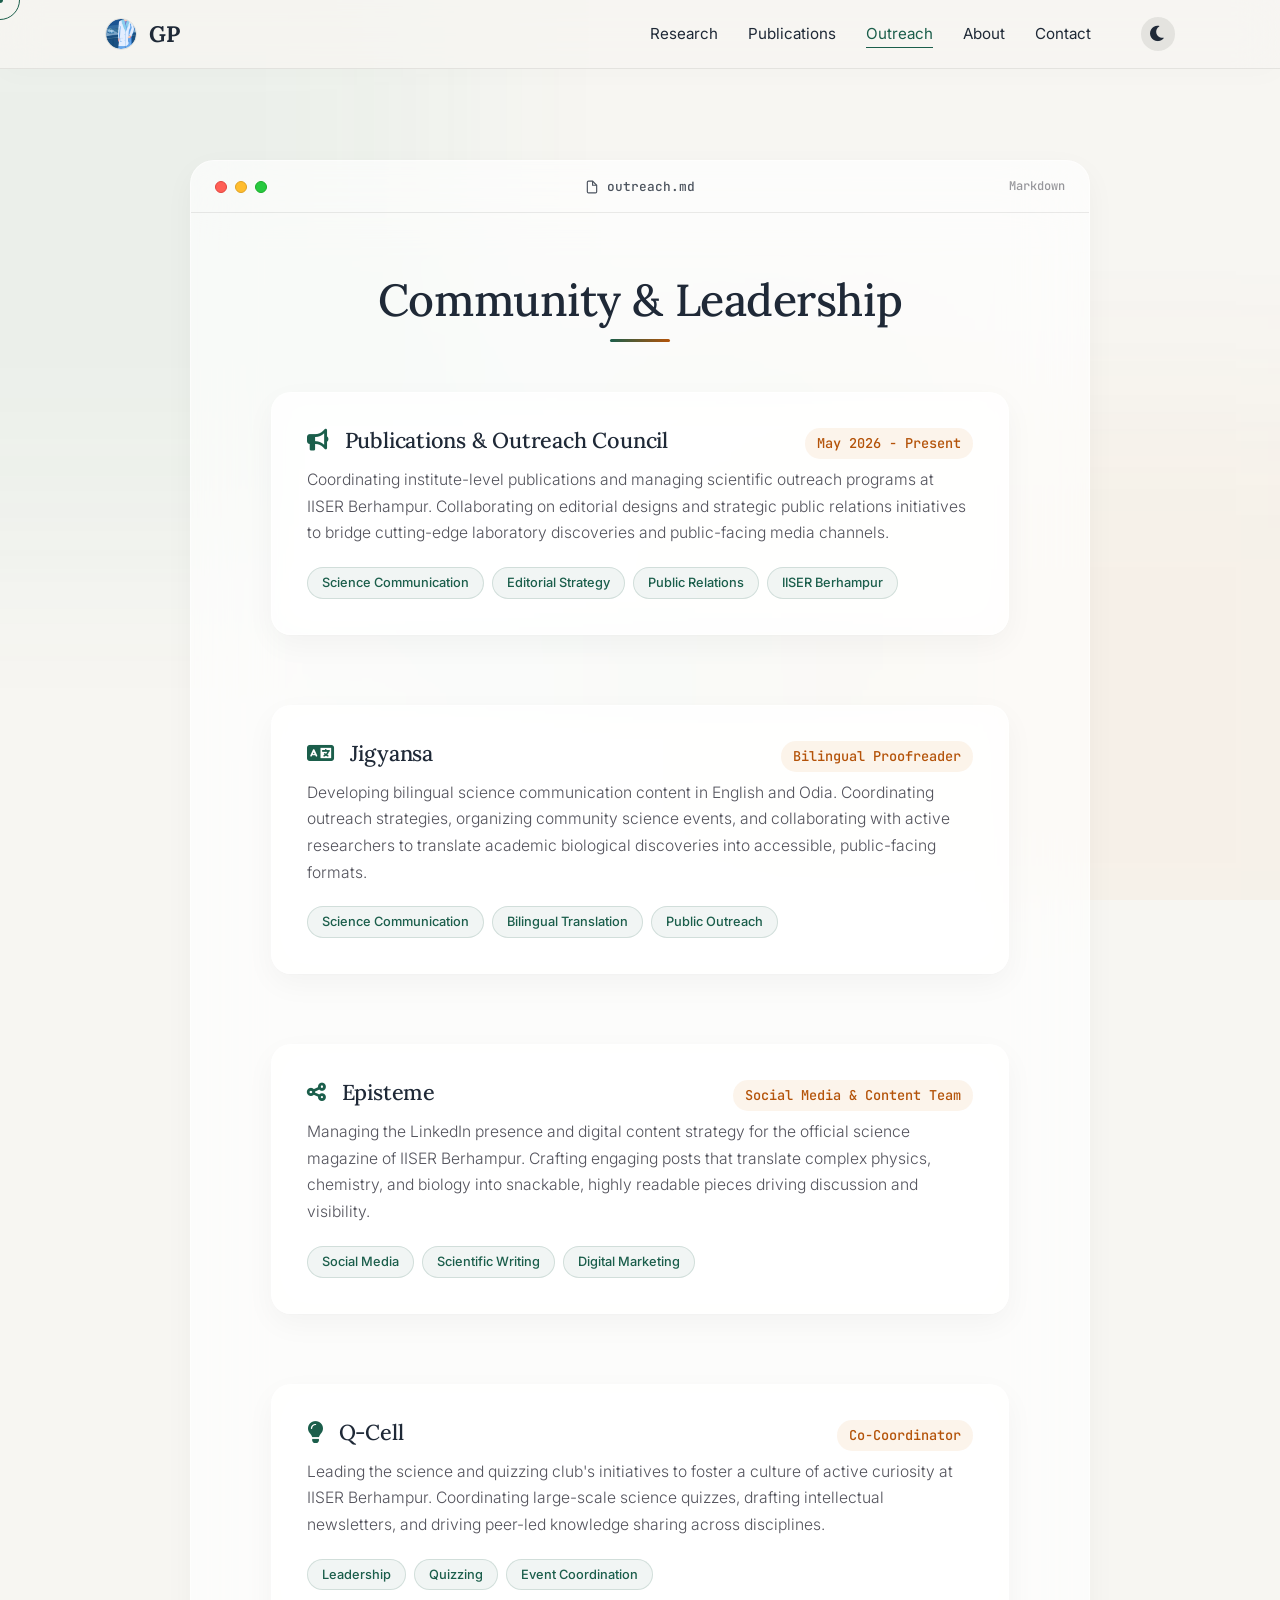
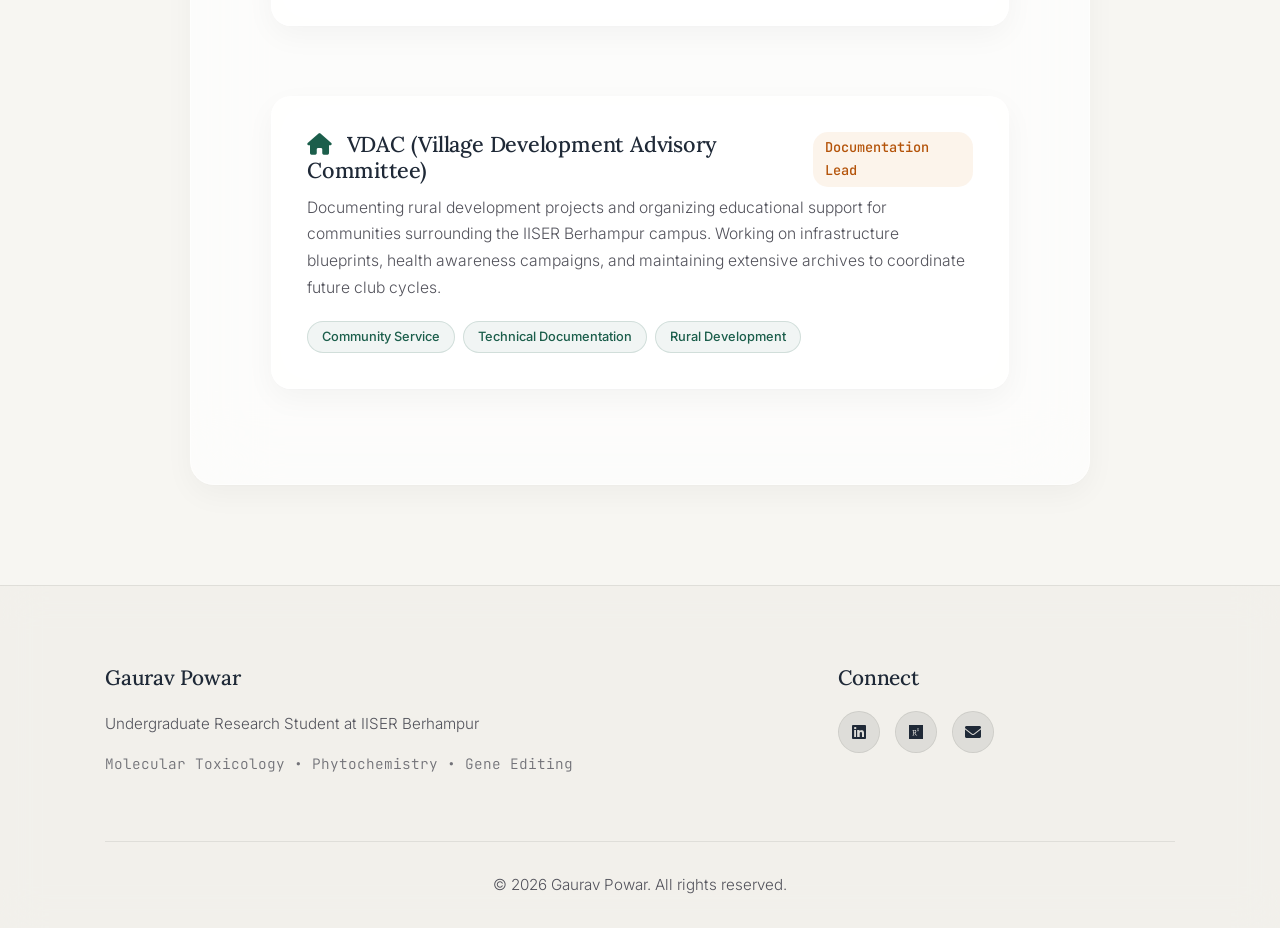
<file: outreach.html>
<!DOCTYPE html>
<html lang="en">
<head>
    <meta charset="UTF-8">
    <meta name="viewport" content="width=device-width, initial-scale=1.0">
    <title>Outreach | Gaurav Powar</title>
    <link rel="stylesheet" href="css/style.css">
    <link rel="stylesheet" href="https://cdnjs.cloudflare.com/ajax/libs/font-awesome/6.0.0/css/all.min.css">
</head>
<body>
    <!-- Background Mesh Gradient -->
    <div class="bg-mesh">
        <div class="blob"></div>
    </div>

    <div id="navbar-placeholder"></div>

    <section style="padding: 120px 0 60px;">
        <div class="container">
            <div class="glass-window">
                <!-- Toolbar -->
                <div class="toolbar">
                    <div class="window-controls">
                        <div class="control-dot dot-close" onclick="window.location.href='index.html'"></div>
                        <div class="control-dot dot-min"></div>
                        <div class="control-dot dot-max"></div>
                    </div>
                    <div class="toolbar-center">
                        <svg width="14" height="14" viewBox="0 0 24 24" fill="none" stroke="currentColor" stroke-width="2"><path d="M13 2H6a2 2 0 0 0-2 2v16a2 2 0 0 0 2 2h12a2 2 0 0 0 2-2V9z"></path><polyline points="13 2 13 9 20 9"></polyline></svg>
                        outreach.md
                    </div>
                    <div class="toolbar-right">
                        <span style="font-family: var(--font-mono); font-size: 0.75rem; opacity: 0.6;">Markdown</span>
                    </div>
                </div>

                <!-- Window Content -->
                <div class="window-content">
                    <h1 class="page-title">Community &amp; Leadership</h1>

                    <div class="projects-grid">
                        
                        <div class="experience-item glass-card">
                            <div class="experience-header">
                                <h3><i class="fas fa-bullhorn" style="color: var(--primary-color); margin-right: 10px;"></i> Publications &amp; Outreach Council</h3>
                                <span class="experience-date">May 2026 - Present</span>
                            </div>
                            <p>Coordinating institute-level publications and managing scientific outreach programs at IISER Berhampur. Collaborating on editorial designs and strategic public relations initiatives to bridge cutting-edge laboratory discoveries and public-facing media channels.</p>
                            <div class="skills-tags">
                                <span>Science Communication</span>
                                <span>Editorial Strategy</span>
                                <span>Public Relations</span>
                                <span>IISER Berhampur</span>
                            </div>
                        </div>
                        
                        <div class="experience-item glass-card">
                            <div class="experience-header">
                                <h3><i class="fas fa-language" style="color: var(--primary-color); margin-right: 10px;"></i> Jigyansa</h3>
                                <span class="experience-date">Bilingual Proofreader</span>
                            </div>
                            <p>Developing bilingual science communication content in English and Odia. Coordinating outreach strategies, organizing community science events, and collaborating with active researchers to translate academic biological discoveries into accessible, public-facing formats.</p>
                            <div class="skills-tags">
                                <span>Science Communication</span>
                                <span>Bilingual Translation</span>
                                <span>Public Outreach</span>
                            </div>
                        </div>

                        <div class="experience-item glass-card">
                            <div class="experience-header">
                                <h3><i class="fas fa-share-alt" style="color: var(--primary-color); margin-right: 10px;"></i> Episteme</h3>
                                <span class="experience-date">Social Media &amp; Content Team</span>
                            </div>
                            <p>Managing the LinkedIn presence and digital content strategy for the official science magazine of IISER Berhampur. Crafting engaging posts that translate complex physics, chemistry, and biology into snackable, highly readable pieces driving discussion and visibility.</p>
                            <div class="skills-tags">
                                <span>Social Media</span>
                                <span>Scientific Writing</span>
                                <span>Digital Marketing</span>
                            </div>
                        </div>

                        <div class="experience-item glass-card">
                            <div class="experience-header">
                                <h3><i class="fas fa-lightbulb" style="color: var(--primary-color); margin-right: 10px;"></i> Q-Cell</h3>
                                <span class="experience-date">Co-Coordinator</span>
                            </div>
                            <p>Leading the science and quizzing club's initiatives to foster a culture of active curiosity at IISER Berhampur. Coordinating large-scale science quizzes, drafting intellectual newsletters, and driving peer-led knowledge sharing across disciplines.</p>
                            <div class="skills-tags">
                                <span>Leadership</span>
                                <span>Quizzing</span>
                                <span>Event Coordination</span>
                            </div>
                        </div>

                        <div class="experience-item glass-card">
                            <div class="experience-header">
                                <h3><i class="fas fa-home" style="color: var(--primary-color); margin-right: 10px;"></i> VDAC (Village Development Advisory Committee)</h3>
                                <span class="experience-date">Documentation Lead</span>
                            </div>
                            <p>Documenting rural development projects and organizing educational support for communities surrounding the IISER Berhampur campus. Working on infrastructure blueprints, health awareness campaigns, and maintaining extensive archives to coordinate future club cycles.</p>
                            <div class="skills-tags">
                                <span>Community Service</span>
                                <span>Technical Documentation</span>
                                <span>Rural Development</span>
                            </div>
                        </div>

                    </div>
                </div>
            </div>
        </div>
    </section>

    <div id="footer-placeholder"></div>
    <script src="js/script.js"></script>
</body>
</html>
</file>
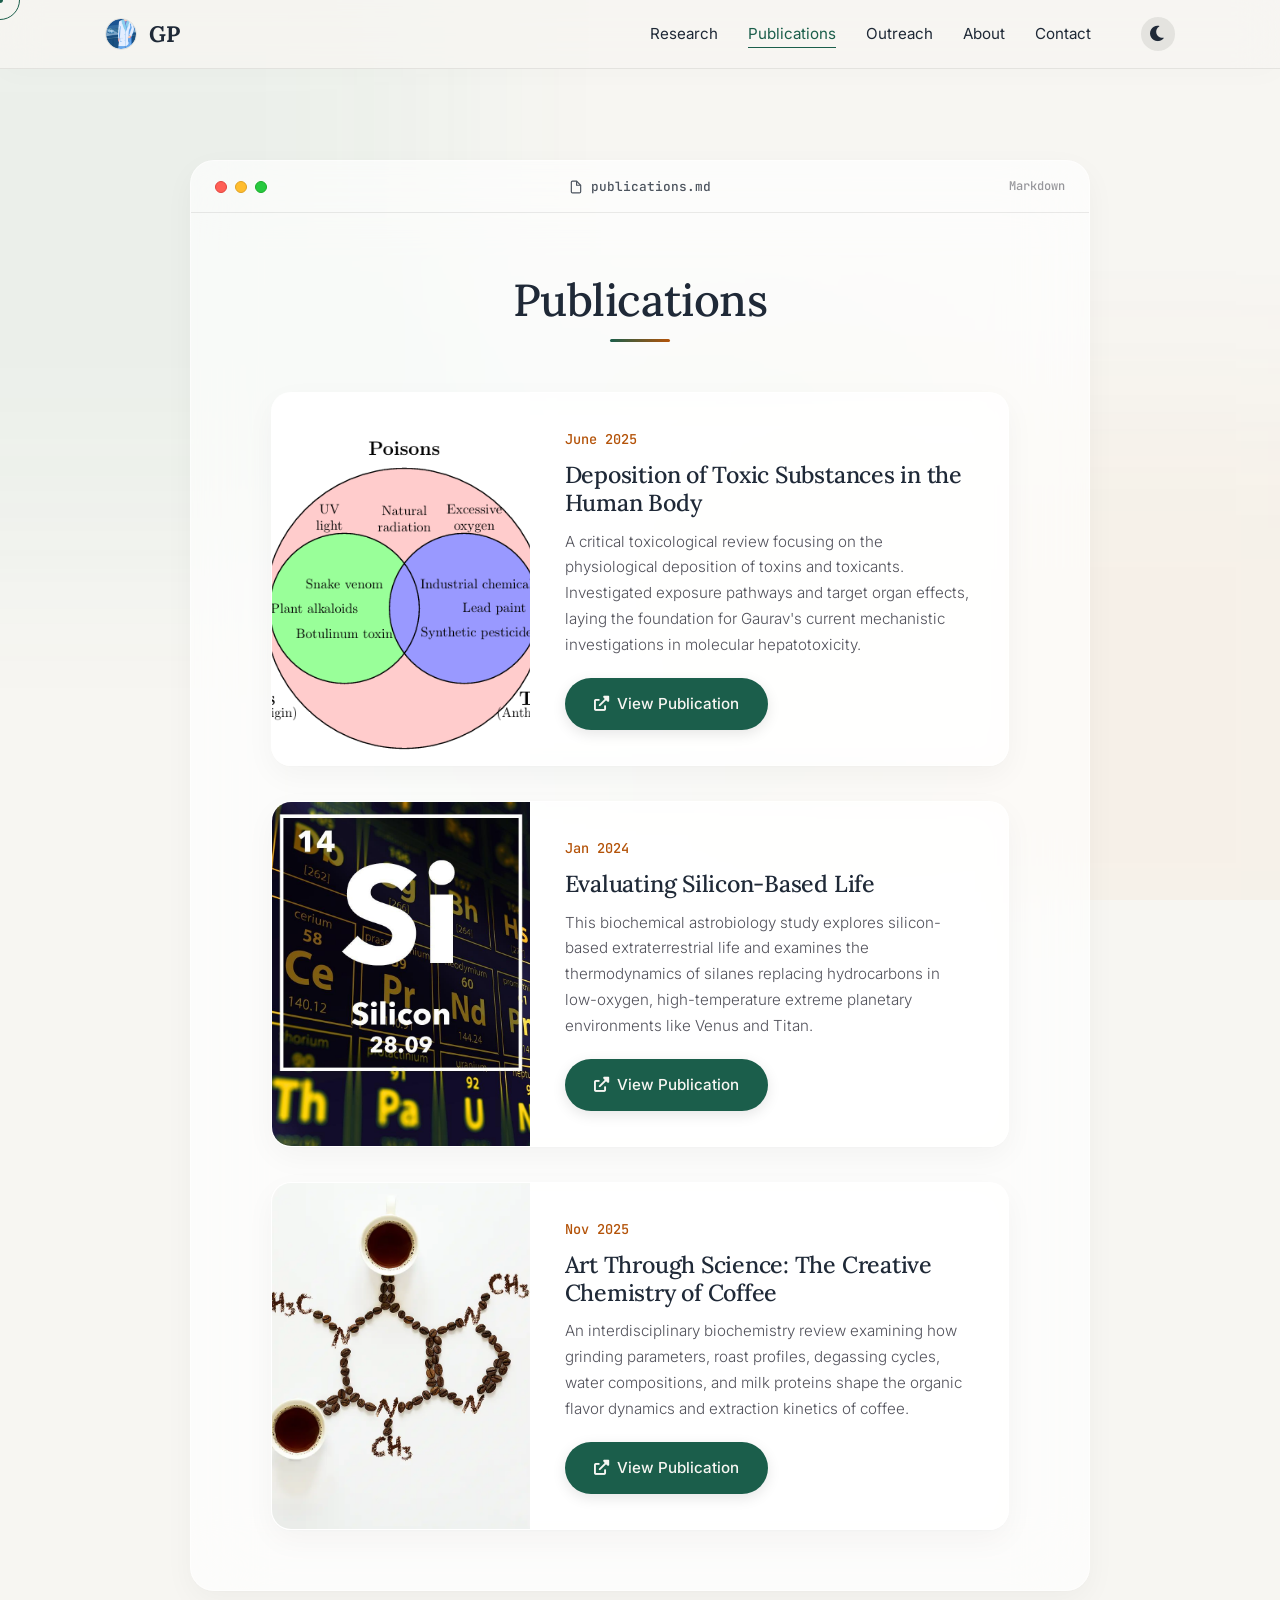
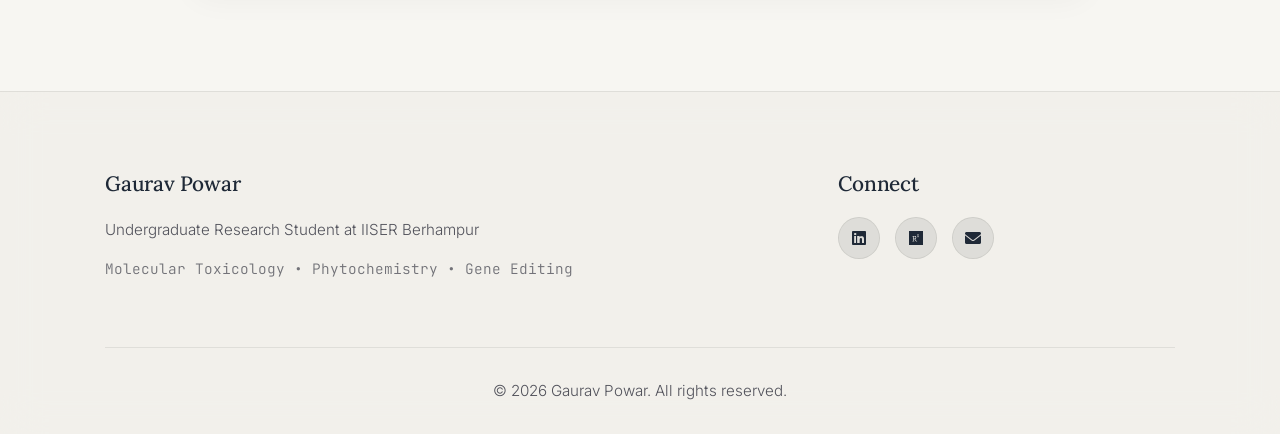
<file: publications.html>
<!DOCTYPE html>
<html lang="en">
<head>
    <meta charset="UTF-8">
    <meta name="viewport" content="width=device-width, initial-scale=1.0">
    <title>Publications | Gaurav Powar</title>
    <link rel="stylesheet" href="css/style.css">
    <link rel="stylesheet" href="https://cdnjs.cloudflare.com/ajax/libs/font-awesome/6.0.0/css/all.min.css">
</head>
<body>
    <!-- Background Mesh Gradient -->
    <div class="bg-mesh">
        <div class="blob"></div>
    </div>

    <div id="navbar-placeholder"></div>

    <section style="padding: 120px 0 60px;">
        <div class="container">
            <div class="glass-window">
                <!-- Toolbar -->
                <div class="toolbar">
                    <div class="window-controls">
                        <div class="control-dot dot-close" onclick="window.location.href='index.html'"></div>
                        <div class="control-dot dot-min"></div>
                        <div class="control-dot dot-max"></div>
                    </div>
                    <div class="toolbar-center">
                        <svg width="14" height="14" viewBox="0 0 24 24" fill="none" stroke="currentColor" stroke-width="2"><path d="M13 2H6a2 2 0 0 0-2 2v16a2 2 0 0 0 2 2h12a2 2 0 0 0 2-2V9z"></path><polyline points="13 2 13 9 20 9"></polyline></svg>
                        publications.md
                    </div>
                    <div class="toolbar-right">
                        <span style="font-family: var(--font-mono); font-size: 0.75rem; opacity: 0.6;">Markdown</span>
                    </div>
                </div>

                <!-- Window Content -->
                <div class="window-content">
                    <h1 class="page-title">Publications</h1>
                    
                    <div class="projects-grid">

                        <div class="project-card glass-card">
                            <div class="project-image">
                                <img src="img/Toxicology.png" alt="Toxicology Research">
                            </div>
                            <div class="project-content">
                                <div class="project-period">June 2025</div>
                                <h3>Deposition of Toxic Substances in the Human Body</h3>
                                <p>A critical toxicological review focusing on the physiological deposition of toxins and toxicants. Investigated exposure pathways and target organ effects, laying the foundation for Gaurav's current mechanistic investigations in molecular hepatotoxicity.</p>
                                <div>
                                    <a href="https://www.researchgate.net/publication/392787424_Deposition_of_Toxic_Substances_in_the_Human_Body_Causes_Effects_and_Prevention_A_Critical_Review" class="btn primary-btn" target="_blank"><i class="fas fa-external-link-alt"></i> View Publication</a>
                                </div>
                            </div>
                        </div>

                        <div class="project-card glass-card">
                            <div class="project-image">
                                <img src="img/Silicon.jpg" alt="Silicon-Based Life Astrobiology">
                            </div>
                            <div class="project-content">
                                <div class="project-period">Jan 2024</div>
                                <h3>Evaluating Silicon-Based Life</h3>
                                <p>This biochemical astrobiology study explores silicon-based extraterrestrial life and examines the thermodynamics of silanes replacing hydrocarbons in low-oxygen, high-temperature extreme planetary environments like Venus and Titan.</p>
                                <div>
                                    <a href="https://www.researchgate.net/publication/391901919_Evaluating_Silicon-Based_Life_Could_Silanes_Replace_Hydrocarbons_in_Extraterrestrial_Organisms/" class="btn primary-btn" target="_blank"><i class="fas fa-external-link-alt"></i> View Publication</a>
                                </div>
                            </div>
                        </div>

                        <div class="project-card glass-card">
                            <div class="project-image">
                                <img src="img/The-Science-of-Coffee.jpg" alt="Coffee Chemistry">
                            </div>
                            <div class="project-content">
                                <div class="project-period">Nov 2025</div>
                                <h3>Art Through Science: The Creative Chemistry of Coffee</h3>
                                <p>An interdisciplinary biochemistry review examining how grinding parameters, roast profiles, degassing cycles, water compositions, and milk proteins shape the organic flavor dynamics and extraction kinetics of coffee.</p>
                                <div>
                                    <a href="https://www.researchgate.net/publication/397527943_Art_Through_Science_The_Creative_Chemistry_of_Coffee/" class="btn primary-btn" target="_blank"><i class="fas fa-external-link-alt"></i> View Publication</a>
                                </div>
                            </div>
                        </div>
                        
                    </div>
                </div>
            </div>
        </div>
    </section>

    <div id="footer-placeholder"></div>
    <script src="js/script.js"></script>
</body>
</html>
</file>
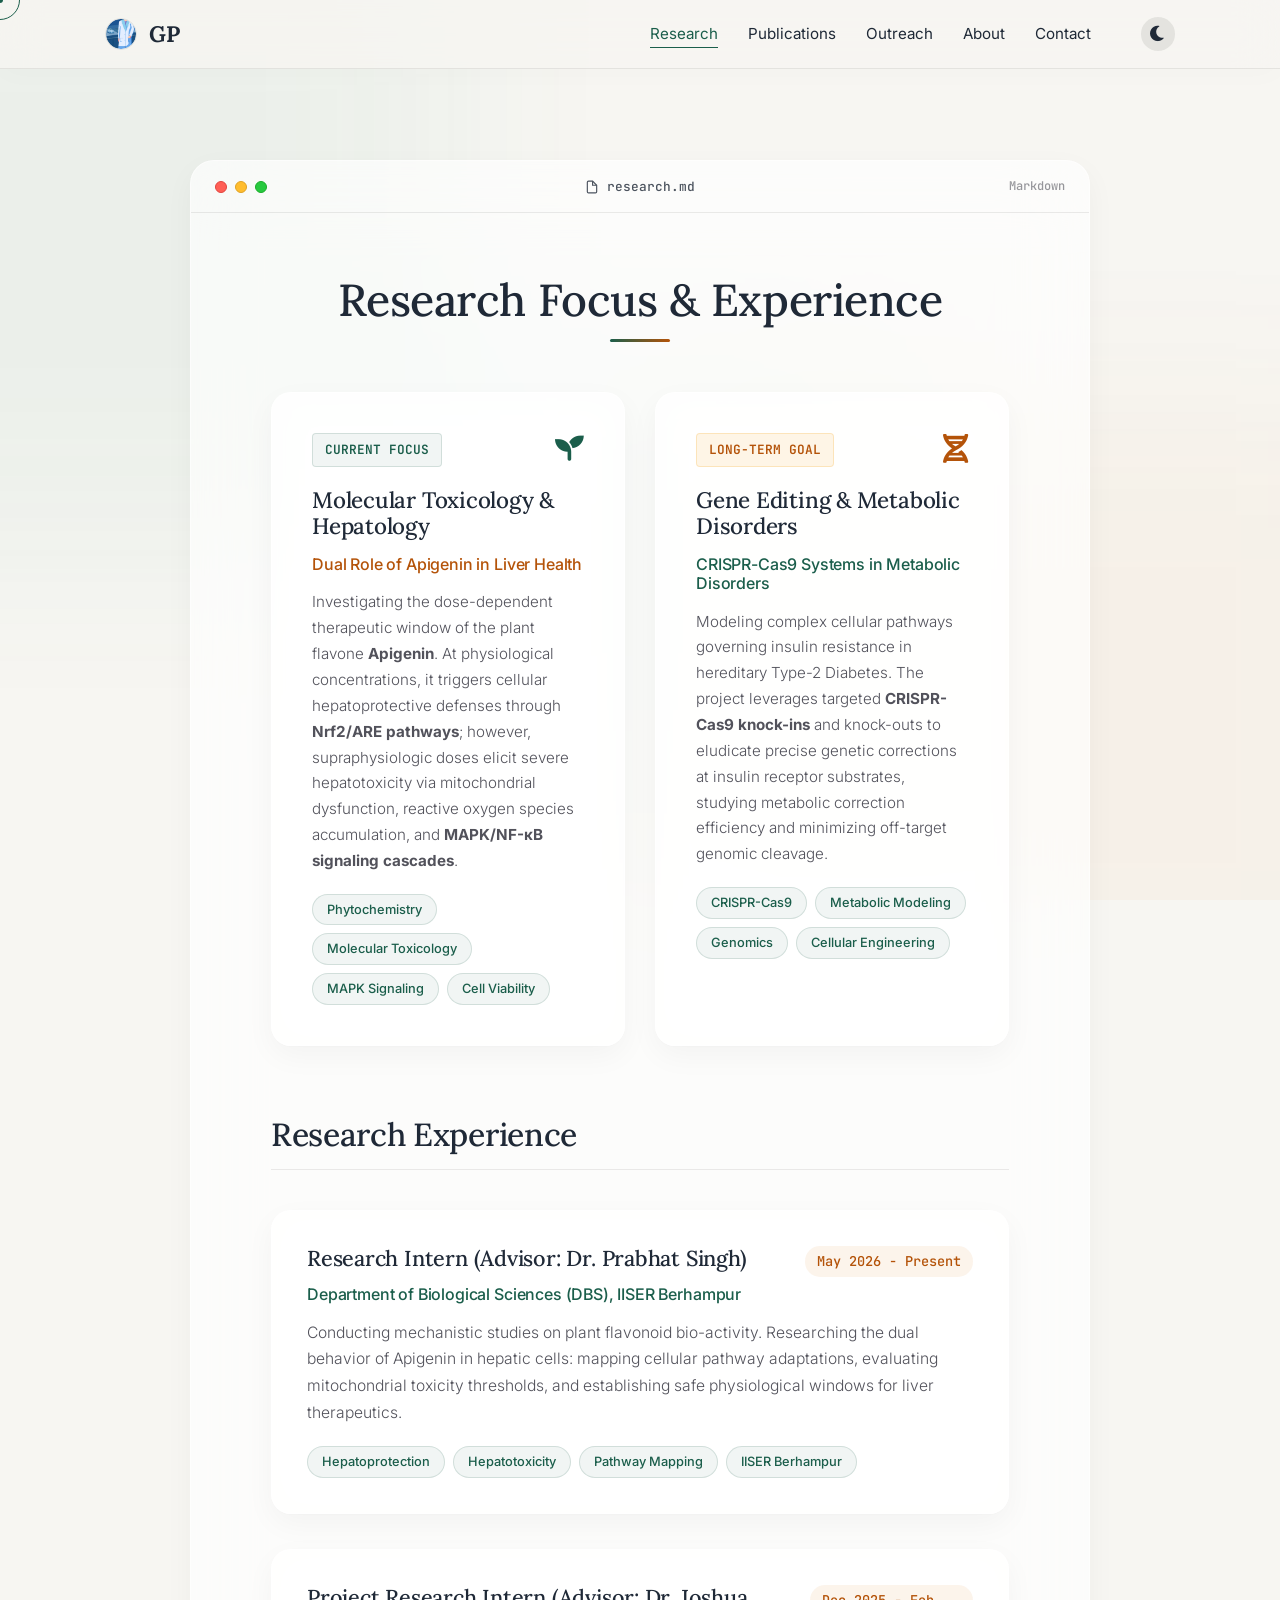
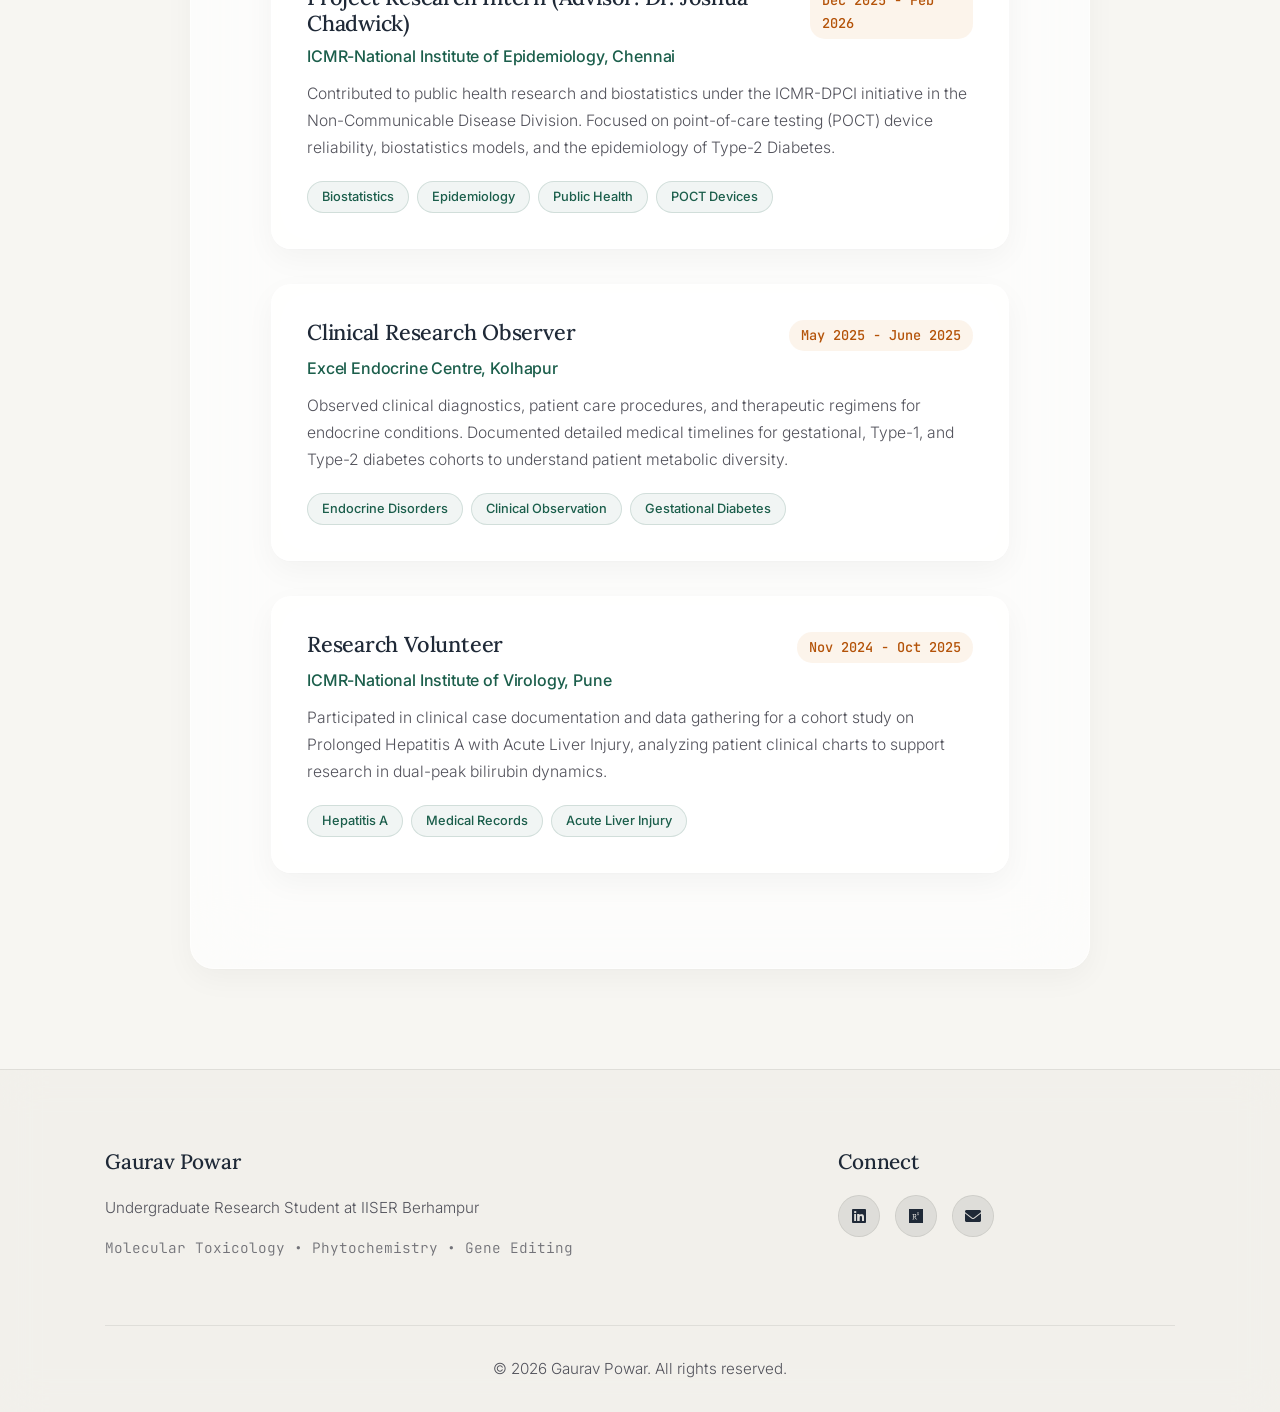
<file: research.html>
<!DOCTYPE html>
<html lang="en">
<head>
    <meta charset="UTF-8">
    <meta name="viewport" content="width=device-width, initial-scale=1.0">
    <title>Research | Gaurav Powar</title>
    <link rel="stylesheet" href="css/style.css">
    <link rel="stylesheet" href="https://cdnjs.cloudflare.com/ajax/libs/font-awesome/6.0.0/css/all.min.css">
</head>
<body>
    <!-- Background Mesh Gradient -->
    <div class="bg-mesh">
        <div class="blob"></div>
    </div>

    <div id="navbar-placeholder"></div>

    <section style="padding: 120px 0 60px;">
        <div class="container">
            <div class="glass-window">
                <!-- Toolbar -->
                <div class="toolbar">
                    <div class="window-controls">
                        <div class="control-dot dot-close" onclick="window.location.href='index.html'"></div>
                        <div class="control-dot dot-min"></div>
                        <div class="control-dot dot-max"></div>
                    </div>
                    <div class="toolbar-center">
                        <svg width="14" height="14" viewBox="0 0 24 24" fill="none" stroke="currentColor" stroke-width="2"><path d="M13 2H6a2 2 0 0 0-2 2v16a2 2 0 0 0 2 2h12a2 2 0 0 0 2-2V9z"></path><polyline points="13 2 13 9 20 9"></polyline></svg>
                        research.md
                    </div>
                    <div class="toolbar-right">
                        <span style="font-family: var(--font-mono); font-size: 0.75rem; opacity: 0.6;">Markdown</span>
                    </div>
                </div>

                <!-- Window Content -->
                <div class="window-content">
                    <h1 class="page-title">Research Focus & Experience</h1>
                    
                    <!-- Focus Areas Grid -->
                    <div class="cards" style="margin-bottom: 70px;">
                        <div class="card glass-card" style="text-align: left; padding: 40px;">
                            <div style="display: flex; justify-content: space-between; align-items: center; margin-bottom: 20px;">
                                <span style="background: var(--skill-tag-bg); color: var(--primary-color); border: 1px solid var(--skill-tag-border); padding: 5px 12px; border-radius: 4px; font-size: 0.8rem; font-weight: 600; font-family: var(--font-mono);">CURRENT FOCUS</span>
                                <i class="fas fa-seedling" style="margin: 0; font-size: 1.8rem; color: var(--primary-color);"></i>
                            </div>
                            <h3>Molecular Toxicology &amp; Hepatology</h3>
                            <h4 style="font-family: var(--font-sans); font-size: 1rem; color: var(--accent-color); font-weight: 500; margin-bottom: 15px;">Dual Role of Apigenin in Liver Health</h4>
                            <p>Investigating the dose-dependent therapeutic window of the plant flavone <strong>Apigenin</strong>. At physiological concentrations, it triggers cellular hepatoprotective defenses through <strong>Nrf2/ARE pathways</strong>; however, supraphysiologic doses elicit severe hepatotoxicity via mitochondrial dysfunction, reactive oxygen species accumulation, and <strong>MAPK/NF-κB signaling cascades</strong>.</p>
                            <div class="skills-tags">
                                <span>Phytochemistry</span>
                                <span>Molecular Toxicology</span>
                                <span>MAPK Signaling</span>
                                <span>Cell Viability</span>
                            </div>
                        </div>

                        <div class="card glass-card" style="text-align: left; padding: 40px;">
                            <div style="display: flex; justify-content: space-between; align-items: center; margin-bottom: 20px;">
                                <span style="background: rgba(245, 158, 11, 0.1); color: var(--accent-color); border: 1px solid rgba(245, 158, 11, 0.2); padding: 5px 12px; border-radius: 4px; font-size: 0.8rem; font-weight: 600; font-family: var(--font-mono);">LONG-TERM GOAL</span>
                                <i class="fas fa-dna" style="margin: 0; font-size: 1.8rem; color: var(--accent-color);"></i>
                            </div>
                            <h3>Gene Editing &amp; Metabolic Disorders</h3>
                            <h4 style="font-family: var(--font-sans); font-size: 1rem; color: var(--primary-color); font-weight: 500; margin-bottom: 15px;">CRISPR-Cas9 Systems in Metabolic Disorders</h4>
                            <p>Modeling complex cellular pathways governing insulin resistance in hereditary Type-2 Diabetes. The project leverages targeted <strong>CRISPR-Cas9 knock-ins</strong> and knock-outs to eludicate precise genetic corrections at insulin receptor substrates, studying metabolic correction efficiency and minimizing off-target genomic cleavage.</p>
                            <div class="skills-tags">
                                <span>CRISPR-Cas9</span>
                                <span>Metabolic Modeling</span>
                                <span>Genomics</span>
                                <span>Cellular Engineering</span>
                            </div>
                        </div>
                    </div>

                    <!-- Timeline -->
                    <h2 style="border-bottom: 1px solid var(--border-color); padding-bottom: 15px; margin-bottom: 40px; font-family: var(--font-serif); font-weight: 500; font-size: 2rem;">Research Experience</h2>
                    
                    <div class="timeline-container" style="max-width: 100%; margin: 0;">
                        
                        <div class="experience-item glass-card">
                            <div class="experience-header">
                                <h3>Research Intern (Advisor: Dr. Prabhat Singh)</h3>
                                <span class="experience-date">May 2026 - Present</span>
                            </div>
                            <h4>Department of Biological Sciences (DBS), IISER Berhampur</h4>
                            <p>Conducting mechanistic studies on plant flavonoid bio-activity. Researching the dual behavior of Apigenin in hepatic cells: mapping cellular pathway adaptations, evaluating mitochondrial toxicity thresholds, and establishing safe physiological windows for liver therapeutics.</p>
                            <div class="skills-tags">
                                <span>Hepatoprotection</span>
                                <span>Hepatotoxicity</span>
                                <span>Pathway Mapping</span>
                                <span>IISER Berhampur</span>
                            </div>
                        </div>

                        <div class="experience-item glass-card">
                            <div class="experience-header">
                                <h3>Project Research Intern (Advisor: Dr. Joshua Chadwick)</h3>
                                <span class="experience-date">Dec 2025 - Feb 2026</span>
                            </div>
                            <h4>ICMR-National Institute of Epidemiology, Chennai</h4>
                            <p>Contributed to public health research and biostatistics under the ICMR-DPCI initiative in the Non-Communicable Disease Division. Focused on point-of-care testing (POCT) device reliability, biostatistics models, and the epidemiology of Type-2 Diabetes.</p>
                            <div class="skills-tags">
                                <span>Biostatistics</span>
                                <span>Epidemiology</span>
                                <span>Public Health</span>
                                <span>POCT Devices</span>
                            </div>
                        </div>

                        <div class="experience-item glass-card">
                            <div class="experience-header">
                                <h3>Clinical Research Observer</h3>
                                <span class="experience-date">May 2025 - June 2025</span>
                            </div>
                            <h4>Excel Endocrine Centre, Kolhapur</h4>
                            <p>Observed clinical diagnostics, patient care procedures, and therapeutic regimens for endocrine conditions. Documented detailed medical timelines for gestational, Type-1, and Type-2 diabetes cohorts to understand patient metabolic diversity.</p>
                            <div class="skills-tags">
                                <span>Endocrine Disorders</span>
                                <span>Clinical Observation</span>
                                <span>Gestational Diabetes</span>
                            </div>
                        </div>

                        <div class="experience-item glass-card">
                            <div class="experience-header">
                                <h3>Research Volunteer</h3>
                                <span class="experience-date">Nov 2024 - Oct 2025</span>
                            </div>
                            <h4>ICMR-National Institute of Virology, Pune</h4>
                            <p>Participated in clinical case documentation and data gathering for a cohort study on Prolonged Hepatitis A with Acute Liver Injury, analyzing patient clinical charts to support research in dual-peak bilirubin dynamics.</p>
                            <div class="skills-tags">
                                <span>Hepatitis A</span>
                                <span>Medical Records</span>
                                <span>Acute Liver Injury</span>
                            </div>
                        </div>

                    </div>
                </div>
            </div>
        </div>
    </section>

    <div id="footer-placeholder"></div>
    <script src="js/script.js"></script>
</body>
</html>
</file>
<file: css/style.css>
/* 
  style.css - Complete Rebranded Stylesheet
  Theme: Bio-Mechanistic Glassmorphism
  Palette: Botanical Emerald Green & Cellular Copper/Amber
*/

@import url('https://fonts.googleapis.com/css2?family=Inter:wght@300;400;500;600;700&family=Lora:ital,wght@0,400;0,500;0,600;0,700;1,400&family=JetBrains+Mono:wght@400;500&display=swap');

:root {
    /* 1. Global Typography */
    --font-sans: 'Inter', sans-serif;
    --font-serif: 'Lora', serif;
    --font-mono: 'JetBrains Mono', monospace;

    /* 2. Light Theme Variables (Default) */
    --bg-color: #f7f6f2;
    --text-color: #1f2937;
    --text-light: #52525b;
    --card-bg: rgba(255, 255, 255, 0.65);
    --card-border: rgba(255, 255, 255, 0.5);
    --header-bg: rgba(247, 246, 242, 0.8);
    --footer-bg: rgba(240, 238, 233, 0.7);
    --border-color: rgba(0, 0, 0, 0.08);
    --box-shadow: 0 10px 30px rgba(0, 0, 0, 0.04), 0 1px 3px rgba(0, 0, 0, 0.02);
    --box-shadow-hover: 0 20px 40px rgba(0, 0, 0, 0.08), 0 1px 5px rgba(0, 0, 0, 0.03);
    
    /* Branding Colors (Botanical Sage/Emerald & Warm Amber/Copper) */
    --primary-color: #1b5e4b;       /* Forest Sage */
    --primary-light: #2c8c6f;       /* Light Emerald */
    --accent-color: #b45309;        /* Warm Copper/Amber */
    --accent-light: #d97706;        /* Bright Amber */
    
    --timeline-line: rgba(27, 94, 75, 0.2);
    --skill-tag-bg: rgba(27, 94, 75, 0.06);
    --skill-tag-text: #1b5e4b;
    --skill-tag-border: rgba(27, 94, 75, 0.15);

    /* Background Mesh Blobs */
    --mesh-color-1: rgba(44, 140, 111, 0.08);
    --mesh-color-2: rgba(217, 119, 6, 0.06);
    --mesh-color-3: rgba(6, 182, 212, 0.05);

    --transition-speed: 0.5s;
    --transition: all 0.4s cubic-bezier(0.25, 0.8, 0.25, 1);
}

[data-theme="dark"] {
    /* 3. Dark Theme Variables */
    --bg-color: #08090c;
    --text-color: #f3f4f6;
    --text-light: #a1a1aa;
    --card-bg: rgba(13, 16, 23, 0.65);
    --card-border: rgba(255, 255, 255, 0.05);
    --header-bg: rgba(8, 9, 12, 0.8);
    --footer-bg: rgba(5, 6, 8, 0.7);
    --border-color: rgba(255, 255, 255, 0.06);
    --box-shadow: 0 10px 40px rgba(0, 0, 0, 0.5), inset 0 1px 0 rgba(255, 255, 255, 0.03);
    --box-shadow-hover: 0 20px 50px rgba(0, 0, 0, 0.7), inset 0 1px 0 rgba(255, 255, 255, 0.05);

    /* Branding Colors */
    --primary-color: #56ab91;       /* Vibrant Emerald */
    --primary-light: #7cd3bd;       /* Pale Emerald */
    --accent-color: #f59e0b;        /* Bright Amber */
    --accent-light: #fcd34d;        /* Golden Honey */

    --timeline-line: rgba(86, 171, 145, 0.25);
    --skill-tag-bg: rgba(86, 171, 145, 0.12);
    --skill-tag-text: #7cd3bd;
    --skill-tag-border: rgba(86, 171, 145, 0.3);

    /* Background Mesh Blobs */
    --mesh-color-1: rgba(86, 171, 145, 0.14);
    --mesh-color-2: rgba(245, 158, 11, 0.09);
    --mesh-color-3: rgba(6, 182, 212, 0.07);
}

/* Reset and Global Styles */
* { 
    margin: 0; 
    padding: 0; 
    box-sizing: border-box; 
}

body { 
    font-family: var(--font-sans); 
    line-height: 1.7; 
    color: var(--text-color); 
    background-color: var(--bg-color); 
    transition: background-color var(--transition-speed) ease, color var(--transition-speed) ease;
    overflow-x: hidden;
    -webkit-font-smoothing: antialiased;
}

.container { 
    width: 90%; 
    max-width: 1100px; 
    margin: 0 auto; 
    padding: 0 15px; 
    position: relative;
    z-index: 10;
}

h1, h2, h3, h4, h5, h6 { 
    font-family: var(--font-serif);
    font-weight: 500; 
    line-height: 1.2; 
    margin-bottom: 15px; 
    color: var(--text-color);
    letter-spacing: -0.01em;
}

p { 
    margin-bottom: 15px; 
    color: var(--text-light); 
    font-weight: 300;
}

a { 
    text-decoration: none; 
    color: var(--primary-color); 
    transition: var(--transition); 
}

a:hover { 
    color: var(--accent-color); 
}

ul { 
    list-style: none; 
}

img { 
    max-width: 100%; 
    height: auto; 
    display: block; 
}

section { 
    padding: 100px 0 80px; 
    position: relative;
}

/* Background Mesh Gradients */
.bg-mesh {
    position: fixed;
    top: 0; 
    left: 0; 
    right: 0; 
    bottom: 0;
    z-index: 1;
    overflow: hidden;
    pointer-events: none;
}

.bg-mesh::before, .bg-mesh::after, .bg-mesh .blob {
    content: '';
    position: absolute;
    filter: blur(100px);
    opacity: 0.7;
    animation: floatBlobs 24s infinite ease-in-out alternate;
    transition: background-color var(--transition-speed) ease;
}

.bg-mesh::before {
    top: -10%; 
    left: -15%;
    width: 50vw; 
    height: 50vw;
    background: var(--mesh-color-1);
    animation-delay: 0s;
}

.bg-mesh::after {
    bottom: -15%; 
    right: -10%;
    width: 60vw; 
    height: 50vw;
    background: var(--mesh-color-2);
    animation-delay: -6s;
}

.bg-mesh .blob {
    top: 35%; 
    left: 30%;
    width: 40vw; 
    height: 40vw;
    background: var(--mesh-color-3);
    animation-delay: -12s;
}

@keyframes floatBlobs {
    0% { transform: translate(0, 0) scale(1); }
    33% { transform: translate(6%, 12%) scale(1.15); }
    66% { transform: translate(-6%, 6%) scale(0.9); }
    100% { transform: translate(0, -12%) scale(1); }
}

/* Glassmorphism Cards */
.glass-card {
    background: var(--card-bg);
    backdrop-filter: blur(20px);
    -webkit-backdrop-filter: blur(20px);
    border: 1px solid var(--card-border);
    border-radius: 20px;
    box-shadow: var(--box-shadow);
    transition: var(--transition);
    padding: 35px;
    position: relative;
    overflow: hidden;
}

.glass-card:hover {
    transform: translateY(-5px);
    box-shadow: var(--box-shadow-hover);
    border-color: rgba(var(--primary-color), 0.2);
}

/* Glassmorphism Window Layout Overlay */
.glass-window {
    background-color: var(--card-bg);
    backdrop-filter: blur(40px);
    -webkit-backdrop-filter: blur(40px);
    width: 100%;
    max-width: 900px;
    margin: 40px auto;
    border-radius: 24px;
    box-shadow: var(--box-shadow);
    border: 1px solid var(--card-border);
    display: flex;
    flex-direction: column;
    overflow: hidden;
    transition: var(--transition);
}

.glass-window:hover {
    box-shadow: var(--box-shadow-hover);
}

/* Simulated OS Dashboard Toolbar */
.toolbar {
    height: 52px;
    border-bottom: 1px solid var(--border-color);
    display: flex;
    align-items: center;
    padding: 0 1.5rem;
    font-family: var(--font-sans);
    font-size: 0.85rem;
    font-weight: 500;
    color: var(--text-light);
    justify-content: space-between;
    background: rgba(255, 255, 255, 0.015);
}

.window-controls {
    display: flex;
    gap: 8px;
    width: 100px;
}

.control-dot {
    width: 12px;
    height: 12px;
    border-radius: 50%;
    transition: transform 0.2s ease;
    cursor: pointer;
}

.window-controls:hover .control-dot {
    transform: scale(1.1);
}

.dot-close { background-color: #ff5f56; border: 1px solid #e0443e; }
.dot-min { background-color: #ffbd2e; border: 1px solid #dea123; }
.dot-max { background-color: #27c93f; border: 1px solid #1aab29; }

.toolbar-center {
    display: flex;
    align-items: center;
    gap: 0.5rem;
    color: var(--text-color);
    opacity: 0.8;
    font-family: var(--font-mono);
    font-size: 0.8rem;
}

.toolbar-right {
    display: flex;
    justify-content: flex-end;
    align-items: center;
    width: 100px;
}

/* Glassmorphic Window Content Wrapper */
.window-content {
    padding: 60px 80px;
    position: relative;
    z-index: 5;
}

/* Mobile responsive fixes to ensure absolute compatibility and touch usability */
@media (max-width: 768px) {
    .glass-window {
        margin: 20px auto;
        border-radius: 16px;
    }
    .window-content {
        padding: 30px 20px;
    }
    .toolbar {
        padding: 0 1rem;
    }
}

/* Buttons */
.btn { 
    display: inline-flex; 
    align-items: center;
    gap: 8px;
    padding: 12px 28px; 
    border-radius: 30px; 
    font-family: var(--font-sans);
    font-weight: 500; 
    font-size: 0.95rem;
    text-align: center; 
    cursor: pointer; 
    transition: var(--transition); 
    border: 1px solid transparent; 
}

.primary-btn { 
    background-color: var(--primary-color); 
    color: var(--bg-color) !important; 
    box-shadow: 0 4px 14px rgba(0, 0, 0, 0.1);
}

.primary-btn:hover { 
    background-color: var(--primary-light); 
    transform: translateY(-2px);
    box-shadow: 0 6px 20px rgba(0, 0, 0, 0.15);
}

.secondary-btn { 
    background-color: transparent; 
    border: 1.5px solid var(--primary-color); 
    color: var(--primary-color) !important; 
}

.secondary-btn:hover { 
    background-color: var(--primary-color); 
    color: var(--bg-color) !important; 
    transform: translateY(-2px);
}

/* Page Titles */
.page-title { 
    font-size: 2.8rem; 
    text-align: center; 
    margin-bottom: 50px; 
    position: relative; 
    padding-bottom: 15px; 
    font-family: var(--font-serif);
}

.page-title::after { 
    content: ''; 
    position: absolute; 
    width: 60px; 
    height: 3px; 
    background: linear-gradient(90deg, var(--primary-color), var(--accent-color)); 
    bottom: 0; 
    left: 50%; 
    transform: translateX(-50%); 
    border-radius: 3px;
}

/* Navbar */
.navbar { 
    position: fixed; 
    top: 0; 
    left: 0; 
    width: 100%; 
    background: var(--header-bg); 
    backdrop-filter: blur(20px);
    -webkit-backdrop-filter: blur(20px);
    border-bottom: 1px solid var(--border-color);
    box-shadow: 0 4px 30px rgba(0, 0, 0, 0.02); 
    z-index: 1000; 
    padding: 15px 0; 
    transition: background-color var(--transition-speed) ease, border-color var(--transition-speed) ease; 
}

.navbar .container { 
    display: flex; 
    justify-content: space-between; 
    align-items: center; 
}

.logo { 
    font-size: 1.4rem; 
    font-weight: 700; 
    font-family: var(--font-serif);
}

.logo a { 
    display: flex; 
    align-items: center; 
    gap: 12px; 
    color: var(--text-color); 
}

.logo img { 
    height: 32px; 
    width: auto; 
    border-radius: 50%; 
    border: 1px solid var(--border-color);
}

.nav-menu { 
    display: flex; 
    align-items: center; 
}

.nav-menu li { 
    margin-left: 30px; 
}

.nav-menu a { 
    color: var(--text-color); 
    font-weight: 400; 
    font-size: 0.95rem;
    position: relative; 
    padding: 5px 0;
}

.nav-menu a::after {
    content: '';
    position: absolute;
    width: 0;
    height: 1.5px;
    bottom: 0;
    left: 0;
    background-color: var(--primary-color);
    transition: width 0.3s ease;
}

.nav-menu a.active, .nav-menu a:hover { 
    color: var(--primary-color); 
}

.nav-menu a.active::after, .nav-menu a:hover::after {
    width: 100%;
}

.nav-toggle { 
    display: none; 
    cursor: pointer; 
}

.nav-toggle span { 
    display: block; 
    width: 25px; 
    height: 2px; 
    background-color: var(--text-color); 
    margin: 5px 0; 
    transition: var(--transition); 
}

.theme-toggle-btn { 
    background: none; 
    border: none; 
    color: var(--text-color); 
    cursor: pointer; 
    font-size: 1.1rem; 
    margin-left: 20px; 
    padding: 8px; 
    border-radius: 50%;
    background-color: var(--border-color);
    transition: var(--transition); 
    display: flex; 
    align-items: center; 
    justify-content: center; 
}

.theme-toggle-btn:hover { 
    color: var(--primary-color); 
    transform: rotate(15deg) scale(1.1); 
    background-color: rgba(255, 255, 255, 0.15);
}

/* Hero Section */
.hero { 
    height: 100vh; 
    display: flex; 
    align-items: center; 
    position: relative;
    padding-top: 80px;
}

.hero-content {
    max-width: 800px;
    margin: 0 auto;
    text-align: center;
}

.hero-tag {
    font-family: var(--font-mono);
    text-transform: uppercase; 
    letter-spacing: 0.15em; 
    margin-bottom: 20px; 
    font-size: 0.85rem;
    font-weight: 500;
    color: var(--primary-color);
    background: var(--skill-tag-bg);
    padding: 6px 16px;
    border-radius: 20px;
    display: inline-block;
    border: 1px solid var(--skill-tag-border);
}

.hero h1 { 
    font-size: 4.2rem; 
    margin-bottom: 15px; 
    font-weight: 600;
    letter-spacing: -0.03em;
    background: linear-gradient(135deg, var(--text-color) 40%, var(--primary-color));
    -webkit-background-clip: text;
    -webkit-text-fill-color: transparent;
}

.hero h2 { 
    font-size: 1.8rem; 
    margin-bottom: 25px; 
    font-family: var(--font-sans);
    color: var(--accent-color); 
    font-weight: 400;
}

.hero p { 
    font-size: 1.15rem; 
    margin-bottom: 35px; 
    max-width: 650px; 
    margin-left: auto; 
    margin-right: auto; 
    color: var(--text-light); 
}

.hero-buttons {
    display: flex;
    justify-content: center;
    gap: 15px;
}

/* Highlights cards on home */
.highlights {
    padding-top: 40px;
}

.cards { 
    display: grid; 
    grid-template-columns: repeat(auto-fit, minmax(300px, 1fr)); 
    gap: 30px; 
    margin-top: 40px; 
}

.card { 
    text-align: center; 
}

.card i { 
    font-size: 2.3rem; 
    color: var(--primary-color); 
    margin-bottom: 20px; 
    transition: var(--transition);
}

.card:hover i {
    color: var(--accent-color);
    transform: scale(1.1);
}

.card h3 { 
    font-size: 1.4rem; 
    margin-bottom: 15px; 
}

.card p { 
    font-size: 0.95rem;
    margin-bottom: 20px;
}

/* About Section & Timelines */
.about-content { 
    display: grid; 
    grid-template-columns: 1fr 1.6fr; 
    gap: 60px; 
    align-items: center; 
}

.about-image {
    position: relative;
}

.about-image::before {
    content: '';
    position: absolute;
    top: 15px;
    left: 15px;
    right: -15px;
    bottom: -15px;
    border: 2.5px solid var(--primary-color);
    border-radius: 20px;
    z-index: 1;
    transition: var(--transition);
}

.about-image:hover::before {
    transform: translate(-5px, -5px);
    border-color: var(--accent-color);
}

.about-image img { 
    border-radius: 20px; 
    box-shadow: var(--box-shadow); 
    position: relative;
    z-index: 2;
}

.about-text h2 {
    font-size: 2.2rem;
    margin-bottom: 20px;
}

.download-resume {
    margin-top: 30px;
}

.section-divider { 
    width: 100%; 
    height: 1px; 
    background-color: var(--border-color); 
    margin: 80px 0; 
}

.timeline-container { 
    max-width: 850px; 
    margin: 0 auto; 
}

.timeline { 
    position: relative; 
    padding: 30px 0; 
}

.timeline::before { 
    content: ''; 
    position: absolute; 
    width: 2px; 
    background-color: var(--timeline-line); 
    top: 0; 
    bottom: 0; 
    left: 40px; 
}

.timeline-item { 
    padding: 10px 20px 20px 75px; 
    position: relative; 
    width: 100%; 
    margin-bottom: 20px; 
}

.timeline-dot { 
    position: absolute; 
    width: 16px; 
    height: 16px; 
    background-color: var(--primary-color); 
    border: 3px solid var(--bg-color);
    border-radius: 50%; 
    left: 33px; 
    top: 15px; 
    z-index: 2; 
    transition: var(--transition);
}

.timeline-item:hover .timeline-dot {
    background-color: var(--accent-color);
    transform: scale(1.2);
}

.timeline-date { 
    font-family: var(--font-mono);
    font-size: 0.85rem;
    font-weight: 500; 
    color: var(--accent-color); 
    margin-bottom: 8px; 
}

.timeline-content { 
    padding: 25px; 
}

.timeline-content h3 {
    font-size: 1.25rem;
    margin-bottom: 5px;
}

.timeline-content h4 {
    font-family: var(--font-sans);
    font-size: 0.95rem;
    color: var(--text-light);
    margin-bottom: 12px;
    font-weight: 500;
}

.timeline-content p { 
    font-size: 0.95rem;
    margin-bottom: 15px; 
}

/* Experience Block (Research page) */
.experience-item { 
    margin-bottom: 35px; 
}

.experience-header { 
    display: flex; 
    justify-content: space-between; 
    align-items: flex-start; 
    margin-bottom: 8px; 
}

.experience-header h3 {
    font-size: 1.35rem;
    margin-bottom: 0;
}

.experience-date { 
    font-family: var(--font-mono);
    font-size: 0.85rem; 
    color: var(--accent-color);
    background-color: rgba(217, 119, 6, 0.08);
    padding: 4px 12px;
    border-radius: 15px;
    font-weight: 500;
}

.experience-item h4 {
    font-family: var(--font-sans);
    font-size: 1rem;
    font-weight: 500;
    color: var(--primary-color);
    margin-bottom: 15px;
}

.experience-item p {
    font-size: 0.98rem;
}

.skills-tags { 
    display: flex; 
    flex-wrap: wrap; 
    margin-top: 20px; 
    gap: 8px; 
}

.skills-tags span { 
    background-color: var(--skill-tag-bg); 
    color: var(--skill-tag-text); 
    border: 1px solid var(--skill-tag-border);
    padding: 4px 14px; 
    border-radius: 30px; 
    font-size: 0.8rem; 
    font-weight: 500; 
    font-family: var(--font-sans);
}

/* Publications flex layout */
.projects-grid { 
    display: flex; 
    flex-direction: column; 
    gap: 35px; 
    max-width: 1000px; 
    margin: 0 auto; 
}

.project-card { 
    display: flex; 
    flex-direction: row; 
    overflow: hidden; 
    padding: 0;
}

.project-image { 
    flex: 0 0 35%; 
    position: relative; 
    min-height: 200px;
}

.project-image img { 
    width: 100%; 
    height: 100%; 
    object-fit: cover; 
    position: absolute; 
    top: 0; 
    left: 0; 
    transition: var(--transition);
}

.project-card:hover .project-image img {
    transform: scale(1.04);
}

.project-content { 
    flex: 1; 
    padding: 35px; 
    display: flex; 
    flex-direction: column; 
    justify-content: center; 
}

.project-period { 
    font-family: var(--font-mono);
    color: var(--accent-color); 
    font-size: 0.85rem; 
    font-weight: 500; 
    margin-bottom: 10px; 
}

.project-content h3 {
    font-size: 1.45rem;
    margin-bottom: 12px;
}

.project-content p {
    font-size: 0.95rem;
    margin-bottom: 20px;
}

/* Contact Details & Form */
.contact-content { 
    display: grid; 
    grid-template-columns: 1fr 1.2fr; 
    gap: 60px; 
    margin-top: 40px; 
}

.contact-info h2, .contact-form h2 {
    font-size: 1.8rem;
    margin-bottom: 25px;
}

.contact-details {
    margin-bottom: 35px;
}

.contact-item { 
    display: flex; 
    align-items: flex-start; 
    gap: 20px; 
    margin-bottom: 30px; 
}

.contact-item i { 
    font-size: 1.3rem; 
    color: var(--primary-color); 
    margin-top: 5px; 
    width: 20px;
    text-align: center;
}

.contact-item h3 { 
    margin-bottom: 5px; 
    font-size: 1.1rem; 
    font-family: var(--font-sans);
    font-weight: 500;
}

.contact-item p {
    margin-bottom: 0;
    font-size: 0.95rem;
}

.contact-info .social-links { 
    display: flex; 
    gap: 15px; 
}

.contact-info .social-links a { 
    width: 44px; 
    height: 44px; 
    background-color: var(--border-color); 
    border-radius: 50%; 
    display: flex; 
    align-items: center; 
    justify-content: center; 
    color: var(--text-color); 
    transition: var(--transition); 
    border: 1px solid var(--border-color);
}

.contact-info .social-links a:hover { 
    background-color: var(--primary-color); 
    color: var(--bg-color);
    transform: translateY(-3px);
    box-shadow: 0 5px 15px rgba(0,0,0,0.1);
}

.google-form-container {
    border-radius: 15px;
    overflow: hidden;
    border: 1px solid var(--border-color);
    box-shadow: var(--box-shadow);
}

/* Footer styling */
footer { 
    background: var(--footer-bg); 
    backdrop-filter: blur(20px);
    -webkit-backdrop-filter: blur(20px);
    color: var(--text-color); 
    padding: 80px 0 30px; 
    border-top: 1px solid var(--border-color);
    transition: background-color var(--transition-speed) ease, border-color var(--transition-speed) ease; 
}

footer h3 { 
    font-size: 1.3rem;
    font-family: var(--font-serif);
    margin-bottom: 20px;
}

footer p {
    font-size: 0.95rem;
}

.footer-content { 
    display: grid; 
    grid-template-columns: 2fr 1fr; 
    gap: 60px; 
    margin-bottom: 50px; 
}

.social-links { 
    display: flex; 
    gap: 15px; 
}

.social-links a { 
    width: 42px; 
    height: 42px; 
    background-color: var(--border-color); 
    border-radius: 50%; 
    display: flex; 
    align-items: center; 
    justify-content: center; 
    color: var(--text-color); 
    transition: var(--transition); 
    border: 1px solid var(--border-color);
}

.social-links a:hover { 
    background-color: var(--primary-color); 
    color: var(--bg-color);
    transform: translateY(-3px);
}

.copyright { 
    text-align: center; 
    padding-top: 30px; 
    border-top: 1px solid var(--border-color); 
    font-size: 0.88rem; 
    color: var(--text-light);
}

.copyright p {
    margin-bottom: 0;
    color: var(--text-light);
}

/* Responsive Rules */
@media (max-width: 992px) {
    .about-content, .contact-content { 
        grid-template-columns: 1fr; 
        gap: 40px;
    }
    .hero h1 {
        font-size: 3.2rem;
    }
}

@media (max-width: 768px) {
    section {
        padding: 80px 0 60px;
    }
    .navbar {
        padding: 10px 0;
    }
    .nav-menu { 
        position: absolute; 
        top: 68px; 
        left: 0; 
        right: 0; 
        background-color: var(--bg-color); 
        border-bottom: 1px solid var(--border-color);
        flex-direction: column; 
        align-items: center; 
        padding: 30px 0; 
        box-shadow: 0 10px 30px rgba(0,0,0,0.05); 
        display: none; 
        z-index: 999;
    }
    
    .nav-menu.active { 
        display: flex; 
    }
    
    .nav-menu li {
        margin: 15px 0;
        margin-left: 0;
    }
    
    .nav-toggle { 
        display: block; 
    }

    .nav-toggle.active span:nth-child(1) {
        transform: translateY(7px) rotate(45deg);
    }
    .nav-toggle.active span:nth-child(2) {
        opacity: 0;
    }
    .nav-toggle.active span:nth-child(3) {
        transform: translateY(-7px) rotate(-45deg);
    }
    
    .hero {
        height: auto;
        min-height: 80vh;
        padding-top: 120px;
        padding-bottom: 40px;
    }
    .hero h1 { 
        font-size: 2.5rem; 
    }
    .hero h2 { 
        font-size: 1.4rem; 
    }
    .hero p {
        font-size: 1rem;
    }
    .hero-buttons {
        flex-direction: column;
        align-items: center;
        gap: 12px;
    }
    .hero-buttons .btn {
        width: 100%;
        max-width: 280px;
    }
    .footer-content { 
        grid-template-columns: 1fr; 
        gap: 40px;
    }
    .timeline::before { 
        left: 20px; 
    }
    .timeline-item { 
        padding-left: 50px; 
    }
    .timeline-dot { 
        left: 13px; 
    }
    .project-card { 
        flex-direction: column; 
    }
    .project-image { 
        flex: none; 
        height: 220px; 
        width: 100%; 
    }
    .project-image img { 
        position: relative; 
    }
    .theme-toggle-btn { 
        margin-left: 0; 
        margin-top: 15px; 
    }
}

/* ==========================================================================
   Custom Cursor Styling (Premium Desktop Only)
   ========================================================================== */
.custom-cursor-dot, .custom-cursor-outline {
    display: none;
}

@media (hover: hover) and (pointer: fine) {
    body, a, button, select, input, textarea, .pill, .control-dot, .btn, .timeline-item, .card {
        cursor: none !important;
    }
    
    .custom-cursor-dot, .custom-cursor-outline {
        position: fixed;
        pointer-events: none;
        z-index: 999999;
        border-radius: 50%;
        display: block;
        transition: width 0.25s cubic-bezier(0.25, 0.8, 0.25, 1), 
                    height 0.25s cubic-bezier(0.25, 0.8, 0.25, 1), 
                    top 0.25s cubic-bezier(0.25, 0.8, 0.25, 1), 
                    left 0.25s cubic-bezier(0.25, 0.8, 0.25, 1), 
                    background-color 0.25s ease, 
                    border-color 0.25s ease;
    }
    
    .custom-cursor-dot {
        width: 6px;
        height: 6px;
        top: -3px;
        left: -3px;
        background-color: var(--primary-color);
    }
    
    .custom-cursor-outline {
        width: 40px;
        height: 40px;
        top: -20px;
        left: -20px;
        border: 1px solid var(--primary-color);
        background-color: transparent;
    }
    
    .custom-cursor-dot.hovering {
        width: 0px;
        height: 0px;
        top: 0px;
        left: 0px;
    }
    
    .custom-cursor-outline.hovering {
        width: 56px;
        height: 56px;
        top: -28px;
        left: -28px;
        border-color: var(--accent-color);
        background-color: rgba(217, 119, 6, 0.08); /* Warm copper trail glow */
        box-shadow: 0 0 15px rgba(217, 119, 6, 0.15);
    }
}

/* ==========================================================================
   Premium Glassmorphic PDF Modal Previewer
   ========================================================================== */
.pdf-modal {
    position: fixed;
    top: 0;
    left: 0;
    width: 100vw;
    height: 100vh;
    z-index: 1000000;
    display: flex;
    align-items: center;
    justify-content: center;
    animation: pdfFadeIn 0.3s ease forwards;
}

.pdf-modal-backdrop {
    position: absolute;
    top: 0;
    left: 0;
    width: 100%;
    height: 100%;
    background-color: rgba(8, 9, 12, 0.65);
    backdrop-filter: blur(20px);
    -webkit-backdrop-filter: blur(20px);
}

.pdf-modal-container {
    position: relative;
    z-index: 10;
    width: 90%;
    max-width: 1000px;
    height: 85vh;
    background: var(--card-bg);
    border: 1px solid var(--card-border);
    border-radius: 24px;
    box-shadow: var(--box-shadow-hover);
    display: flex;
    flex-direction: column;
    overflow: hidden;
    animation: pdfSlideUp 0.35s cubic-bezier(0.25, 0.8, 0.25, 1) forwards;
}

.pdf-modal-header {
    display: flex;
    justify-content: space-between;
    align-items: center;
    padding: 16px 28px;
    border-bottom: 1px solid var(--border-color);
    background: rgba(255, 255, 255, 0.02);
}

.pdf-modal-header h3 {
    margin-bottom: 0;
    font-size: 1.25rem;
    font-family: var(--font-sans);
    font-weight: 500;
    color: var(--text-color);
}

.pdf-modal-actions {
    display: flex;
    align-items: center;
    gap: 15px;
}

.pdf-modal-close {
    background: none;
    border: none;
    color: var(--text-color);
    font-size: 2.2rem;
    cursor: pointer;
    line-height: 1;
    transition: var(--transition);
    display: flex;
    align-items: center;
    justify-content: center;
    padding: 5px;
}

.pdf-modal-close:hover {
    color: var(--accent-color);
    transform: scale(1.1) rotate(90deg);
}

.pdf-modal-body {
    flex: 1;
    background-color: #525659; /* Standard reader background for PDF contrast */
    position: relative;
}

.pdf-modal.closing {
    animation: pdfFadeOut 0.3s ease forwards;
}

.pdf-modal.closing .pdf-modal-container {
    animation: pdfSlideDownOut 0.3s cubic-bezier(0.25, 0.8, 0.25, 1) forwards;
}

@keyframes pdfSlideUp {
    from { opacity: 0; transform: translateY(50px) scale(0.96); }
    to { opacity: 1; transform: translateY(0) scale(1); }
}

@keyframes pdfSlideDownOut {
    from { opacity: 1; transform: translateY(0) scale(1); }
    to { opacity: 0; transform: translateY(50px) scale(0.96); }
}

@keyframes pdfFadeIn {
    from { opacity: 0; }
    to { opacity: 1; }
}

@keyframes pdfFadeOut {
    from { opacity: 1; }
    to { opacity: 0; }
}
</file>
